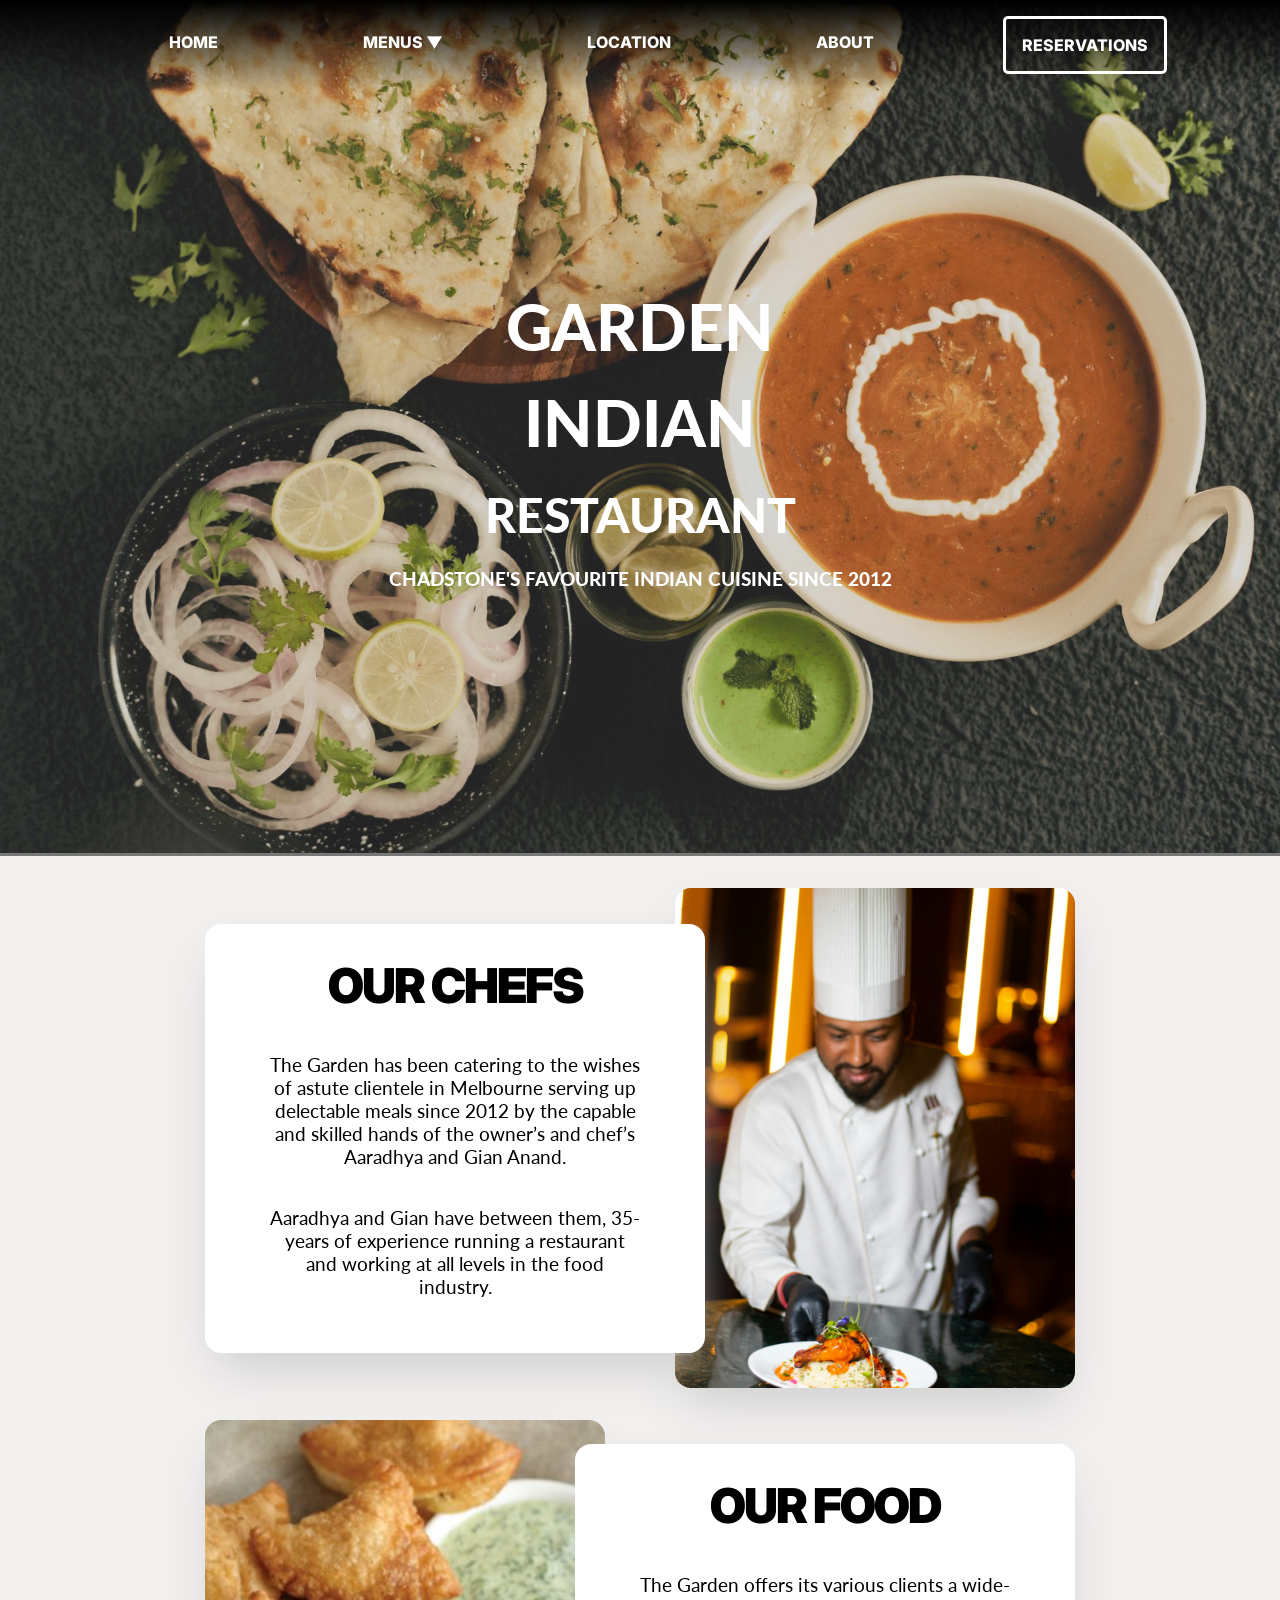
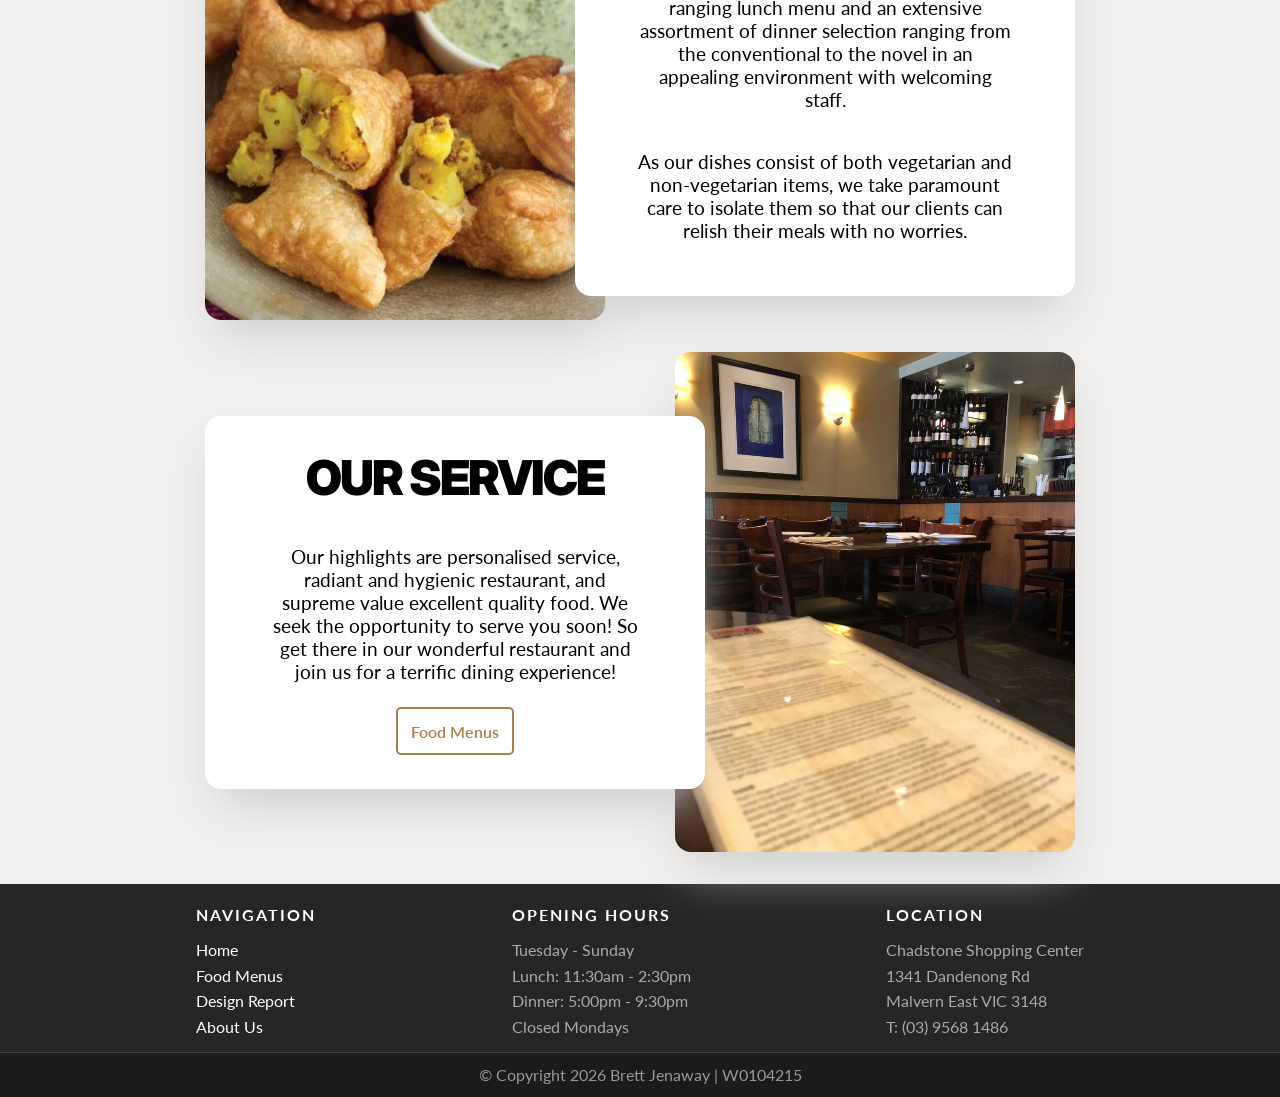
<file: about.html>
<!-- 
    University of Southern Queensland
    CSC5740 Client-Side Web Technology
    Trimester 1, 2026

    Assignment 4: Project
 
    Student: Brett Jenaway
    Student No: W0104215

    Garden Indian Restaurant Website Design
-->

<!DOCTYPE html>

<html>


<head>
    <meta charset="UTF-8">
    <meta name="viewport" content="width=device-width, initial-scale=1.0">
    <link rel="stylesheet" href="css/stylesheet.css">
    <link rel="stylesheet" href="css/responsive.css">
    <link rel="icon" type="image/x-icon" href="images/TheGardenIcon.png">
    <!-- Google Fonts Embed Code -->

    <link rel="stylesheet" href="https://fonts.googleapis.com/css?family=Kristi">
    <link rel="preconnect" href="https://fonts.googleapis.com">
    <link rel="preconnect" href="https://fonts.gstatic.com" crossorigin>
    <link
        href="https://fonts.googleapis.com/css2?family=Inter:ital,opsz,wght@0,14..32,100..900;1,14..32,100..900&family=Lato:ital,wght@0,100;0,300;0,400;0,700;0,900;1,100;1,300;1,400;1,700;1,900&display=swap"
        rel="stylesheet">
    <title>Garden Indian Restaurant</title>
</head>

<body>

    <nav>
        <a id="hamburger">
            ☰
        </a>
        <ul id="nav-menu">
            <li><a href="index.html">Home</a></li>
            <li class="dropdown"><a href="menu.html">Menus ▼</a>
                <ul class="submenu">
                    <li><a href="lunch.html">Lunch</a></li>
                    <li><a href="dinner.html">Dinner</a></li>
                    <li><a href="takeaway.html">Take-Away</a></li>
                </ul>
            </li>
            <li><a href="location.html">Location</a></li>
            <li><a href="about.html">About</a></li>
            <li><a href="reservations.html" class="menu-button">Reservations</a></li>
        </ul>
    </nav>
    <main>
        <section id="hero-image-section" class="transparent-bg">
            <img id="hero-image" src="images/the-garden-hero-image.jpg"
                alt="An appetizing Indian meal featuring naan, creamy curry, and fresh condiments">
            <!-- Image credit: Dhiraj Jain 
         Used under free license from Pexels.com
         https://www.pexels.com/photo/top-view-of-an-indian-dish-with-onions-and-flatbread-on-the-side-12737918/
         -->
            <section id="logo-name" class="centered">
                <h1>GARDEN</h1>
                <h1>INDIAN</h1>
                <h2>RESTAURANT</h2>
                <p>CHADSTONE'S FAVOURITE INDIAN CUISINE SINCE 2012</p>
            </section>
        </section>
        <section class="main-text">
            <section class="card">

                <span class="card-text-about card-right">

                    <h2 class="card-heading-regular">Our Chefs</h2>
                    <p>
                        The Garden has been catering to the wishes of astute clientele in Melbourne serving up
                        delectable meals since 2012 by the capable and skilled hands of the owner’s and chef’s Aaradhya
                        and Gian Anand.
                    </p>
                    <p>
                        Aaradhya and Gian have between them, 35-years of experience running a restaurant and working at
                        all levels in the food industry.
                    </p>
                </span>
                <img src="images/the-garden-chef.jpg" alt="Chef preparing Indian cuisine at Garden Indian Restaurant">
                <!-- Image credit: Shubham Howal 
                Used under free license from Pexels.com
                https://www.pexels.com/photo/elegant-indian-tandoori-chicken-with-gourmet-plating-31860145/
                -->
            </section>
            <section class="card">
                <img src="images/vegetable-samosas.jpg" alt="Plate of crispy vegetable samosas">
                <span class="card-text-about card-left">
                    <h2 class="card-heading-regular">Our Food</h2>
                    <p>
                        The Garden offers its various clients a wide-ranging lunch menu and an extensive assortment of
                        dinner selection ranging from the conventional to the novel in an appealing environment with
                        welcoming staff.
                    </p>
                    <p>
                        As our dishes consist of both vegetarian and non-vegetarian items, we take
                        paramount care to isolate them so that our clients can relish their meals with no worries.
                    </p>
                </span>
            </section>
            <section class="card">

                <span class="card-text-about card-right about-third">
                    <h2 class="card-heading-regular">Our Service</h2>
                    <p>
                        Our highlights are personalised service, radiant and hygienic restaurant, and supreme value
                        excellent quality food. We seek the opportunity to serve you soon! So get there in our wonderful
                        restaurant and join us for a terrific dining experience!
                    </p>
                    <a href="menu.html" class="page-button">Food Menus</a>
                </span>
                <img src="images/TheGarden4.jpg" alt="Customers dining inside Garden Indian Restaurant">
            </section>
        </section>
    </main>

    <!-- Footer: bottom navigation links and contact details -->
    <footer>
        <section id="footer-nav">
            <aside id="footer-menu-1">
                <h4>Navigation</h4>
                <ul>
                    <li><a href="index.html">Home</a></li>
                    <li><a href="menu.html">Food Menus</a></li>
                    <li><a href="report.html">Design Report</a></li>
                    <li><a href="about.html">About Us</a></li>
                </ul>
            </aside>
            <aside id="footer-menu-2">
                <h4>Opening Hours</h4>
                <ul>
                    <li>Tuesday - Sunday</li>
                    <li>Lunch: 11:30am - 2:30pm</li>
                    <li>Dinner: 5:00pm - 9:30pm</li>
                    <li>Closed Mondays</li>
                </ul>
            </aside>
            <aside id="footer-menu-3">
                <h4>Location</h4>
                <ul>
                    <li>Chadstone Shopping Center</li>
                    <li>1341 Dandenong Rd</li>
                    <li>Malvern East VIC 3148</li>
                    <li>T: (03) 9568 1486</li>
                </ul>
                <p></p>
                <p></p>
                <p></p>
            </aside>
        </section>
        <section id="footer-copyright">
            <p>© Copyright 2026 Brett Jenaway | W0104215 </p>
        </section>

    </footer>
    <script src="js/script.js"></script>
</body>

</html>
</file>
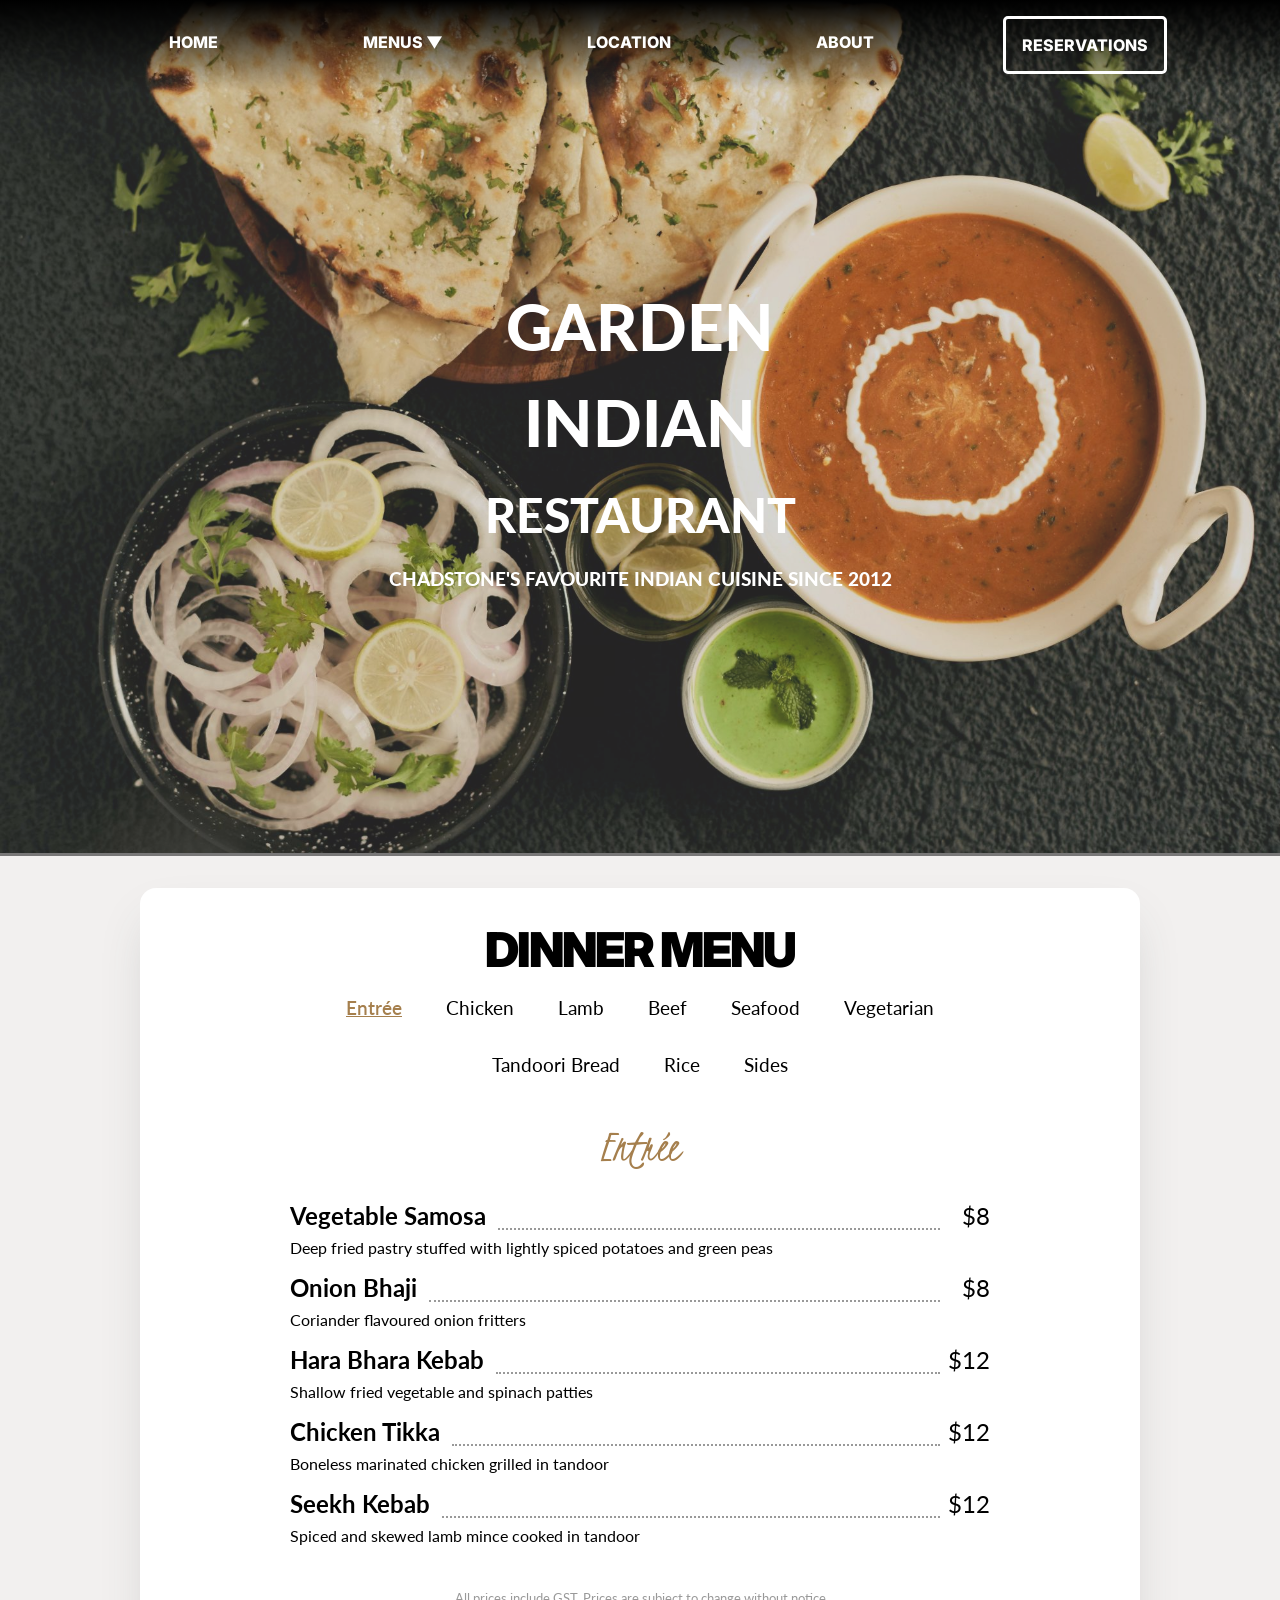
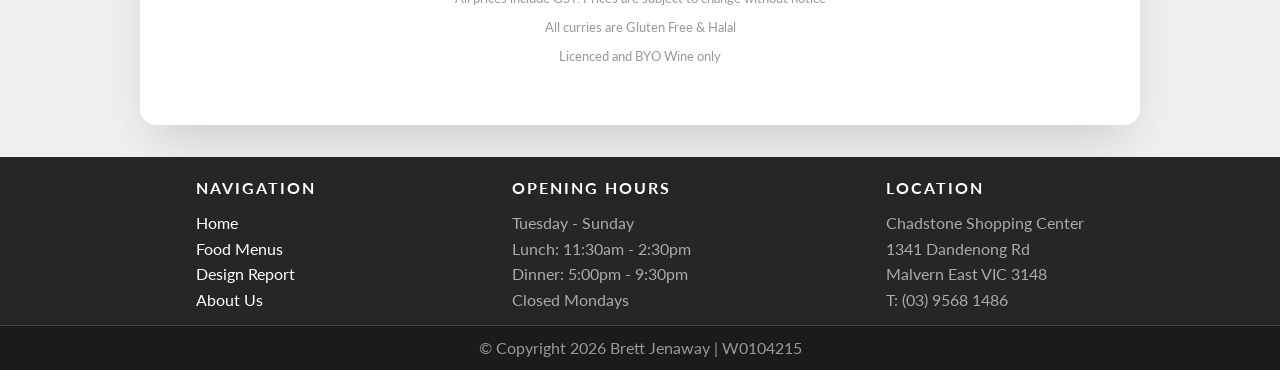
<file: dinner.html>
<!-- 
    University of Southern Queensland
    CSC5740 Client-Side Web Technology
    Trimester 1, 2026

    Assignment 4: Project
 
    Student: Brett Jenaway
    Student No: W0104215

    Garden Indian Restaurant Website Design
-->

<!DOCTYPE html>

<html>


<head>
    <meta charset="UTF-8">
    <meta name="viewport" content="width=device-width, initial-scale=1.0">
    <link rel="stylesheet" href="css/stylesheet.css">
    <link rel="stylesheet" href="css/responsive.css">
    <link rel="icon" type="image/x-icon" href="images/TheGardenIcon.png">
    <!-- Google Fonts Embed Code -->

    <link rel="stylesheet" href="https://fonts.googleapis.com/css?family=Kristi">
    <link rel="preconnect" href="https://fonts.googleapis.com">
    <link rel="preconnect" href="https://fonts.gstatic.com" crossorigin>
    <link
        href="https://fonts.googleapis.com/css2?family=Inter:ital,opsz,wght@0,14..32,100..900;1,14..32,100..900&family=Lato:ital,wght@0,100;0,300;0,400;0,700;0,900;1,100;1,300;1,400;1,700;1,900&display=swap"
        rel="stylesheet">
    <title>Garden Indian Restaurant</title>
</head>

<body>

    <nav>
        <a id="hamburger">
            ☰
        </a>
        <ul id="nav-menu">
            <li><a href="index.html">Home</a></li>
            <li class="dropdown"><a href="menu.html">Menus ▼</a>
                <ul class="submenu">
                    <li><a href="lunch.html">Lunch</a></li>
                    <li><a href="dinner.html">Dinner</a></li>
                    <li><a href="takeaway.html">Take-Away</a></li>
                </ul>
            </li>
            <li><a href="location.html">Location</a></li>
            <li><a href="about.html">About</a></li>
            <li><a href="reservations.html" class="menu-button">Reservations</a></li>
        </ul>
    </nav>
    <main>
        <section id="hero-image-section" class="transparent-bg">
            <img id="hero-image" src="images/the-garden-hero-image.jpg"
                alt="An appetizing Indian meal featuring naan, creamy curry, and fresh condiments">
            <!-- Image credit: Dhiraj Jain 
         Used under free license from Pexels.com
         https://www.pexels.com/photo/top-view-of-an-indian-dish-with-onions-and-flatbread-on-the-side-12737918/
         -->
            <section id="logo-name" class="centered">
                <h1>GARDEN</h1>
                <h1>INDIAN</h1>
                <h2>RESTAURANT</h2>
                <p>CHADSTONE'S FAVOURITE INDIAN CUISINE SINCE 2012</p>
            </section>
        </section>
        <section class="main-text">
            <section class="food-menu">
                <!-- <h2 class="card-heading-italic">$15 Special</h2> -->
                <h2 class="card-heading-regular">Dinner Menu</h2>
                <ul id="menu-nav">
                    <li><button type="button" class="food-menu-button active" data-menu="menu-entree">Entrée</button>
                    </li>
                    <li><button type="button" class="food-menu-button" data-menu="menu-chicken">Chicken</button></li>
                    <li><button type="button" class="food-menu-button" data-menu="menu-lamb">Lamb</button></li>
                    <li><button type="button" class="food-menu-button" data-menu="menu-beef">Beef</button></li>
                    <li><button type="button" class="food-menu-button" data-menu="menu-seafood">Seafood</button></li>
                    <li><button type="button" class="food-menu-button" data-menu="menu-vegetarian">Vegetarian</button>
                    </li>
                    <li><button type="button" class="food-menu-button" data-menu="menu-tandoori-bread">Tandoori
                            Bread</button></li>
                    <li><button type="button" class="food-menu-button" data-menu="menu-rice">Rice</button></li>
                    <li><button type="button" class="food-menu-button" data-menu="menu-sides">Sides</button></li>
                </ul>
                <article id="menu-entree" class="menu-section">
                    <h3>Entrée</h3>
                    <section class="dish">
                        <h4 class="dish-name">Vegetable Samosa</h4>
                        <p class="dish-price">$8</p>
                        <p class="dish-description">Deep fried pastry stuffed with lightly spiced potatoes and green
                            peas</p>
                    </section>
                    <section class="dish">
                        <h4 class="dish-name">Onion Bhaji</h4>
                        <p class="dish-price">$8</p>
                        <p class="dish-description">Coriander flavoured onion fritters</p>
                    </section>
                    <section class="dish">
                        <h4 class="dish-name">Hara Bhara Kebab</h4>
                        <p class="dish-price">$12</p>
                        <p class="dish-description">Shallow fried vegetable and spinach patties</p>
                    </section>
                    <section class="dish">
                        <h4 class="dish-name">Chicken Tikka </h4>
                        <p class="dish-price">$12</p>
                        <p class="dish-description">Boneless marinated chicken grilled in tandoor</p>
                    </section>
                    <section class="dish">
                        <h4 class="dish-name">Seekh Kebab</h4>
                        <p class="dish-price">$12</p>
                        <p class="dish-description">Spiced and skewed lamb mince cooked in tandoor</p>
                    </section>
                </article>
                <article id="menu-chicken" class="menu-section hidden">
                    <h3>Chicken</h3>
                    <section class="dish">
                        <h4 class="dish-name">Chicken Tikka Masala <span class="spice-medium">🌶🌶</span></h4>
                        <p class="dish-price">$20</p>
                        <p class="dish-description">Unique combination of spices cooked with onion, capsicum and tomato
                        </p>
                    </section>
                    <section class="dish">
                        <h4 class="dish-name">Chicken Balti <span class="spice-medium">🌶🌶</span></h4>
                        <p class="dish-price">$20</p>
                        <p class="dish-description">Boneless chicken cooked in medium spiced sauce with onion, capsicum
                            and tomato
                        </p>
                    </section>
                    <section class="dish">
                        <h4 class="dish-name">Chicken Korma <span class="spice-mild">🌶</span></h4>
                        <p class="dish-price">$20</p>
                        <p class="dish-description">Chicken cooked in creamy cashew nut gravy
                        </p>
                    </section>
                    <section class="dish">
                        <h4 class="dish-name">Kadai Chicken <span class="spice-medium">🌶🌶</span></h4>
                        <p class="dish-price">$20</p>
                        <p class="dish-description">Chicken cooked in kadai gravy
                        </p>
                    </section>
                    <section class="dish">
                        <h4 class="dish-name">Chicken Vindaloo <span class="spice-hot">🌶🌶🌶</span>
                        </h4>
                        <p class="dish-price">$20</p>
                        <p class="dish-description">Spicy curry prepared in goan style
                        </p>
                    </section>
                    <section class="dish">
                        <h4 class="dish-name">Mysore Chicken <span class="spice-hot">🌶🌶🌶</span>
                        </h4>
                        <p class="dish-price">$20</p>
                        <p class="dish-description"> Chicken cooked with fresh chillies in coconut creamy sauce
                        </p>
                    </section>
                    <section id="spice-level">
                        <span class="spice-mild">🌶</span> = Mild &emsp;
                        <span class="spice-medium">🌶🌶</span> = Medium &emsp;
                        <span class="spice-hot">🌶🌶🌶</span> = Hot
                    </section>
                </article>
                <article id="menu-lamb" class="menu-section hidden">
                    <h3>Lamb</h3>
                    <section class="dish">
                        <h4 class="dish-name">Lamb Rogan Josh <span class="spice-medium">🌶🌶</span></h4>
                        <p class="dish-price">$20</p>
                        <p class="dish-description"> Lamb cooked in traditional north Indian style
                        </p>
                    </section>
                    <section class="dish">
                        <h4 class="dish-name">Lamb Korma <span class="spice-mild">🌶</span></h4>
                        <p class="dish-price">$20</p>
                        <p class="dish-description">Blend of creamy cashew nut gravy cooked with lamb
                        </p>
                    </section>
                    <section class="dish">
                        <h4 class="dish-name">Lamb Madras <span class="spice-medium">🌶🌶</span></h4>
                        <p class="dish-price">$20</p>
                        <p class="dish-description">Creamy coconut based delicacy cooked to perfection
                        </p>
                    </section>
                    <section class="dish">
                        <h4 class="dish-name">Saag Lamb <span class="spice-mild">🌶</span>-<span
                                class="spice-medium">🌶🌶</span></h4>
                        <p class="dish-price">$20</p>
                        <p class="dish-description">Diced lamb cooked with spinach sauce
                        </p>
                    </section>
                    <section class="dish">
                        <h4 class="dish-name">Lamb Masala <span class="spice-medium">🌶🌶</span>
                        </h4>
                        <p class="dish-price">$20</p>
                        <p class="dish-description">Lamb cooked in onion, tomato masala gravy
                        </p>
                    </section>
                    <section class="dish">
                        <h4 class="dish-name">Lamb Vindaloo <span class="spice-hot">🌶🌶🌶</span>
                        </h4>
                        <p class="dish-price">$20</p>
                        <p class="dish-description"> Spicy lamb curry prepared in Goan style
                        </p>
                    </section>
                    <section id="spice-level">
                        <span class="spice-mild">🌶</span> = Mild &emsp;
                        <span class="spice-medium">🌶🌶</span> = Medium &emsp;
                        <span class="spice-hot">🌶🌶🌶</span> = Hot
                    </section>
                </article>
                <article id="menu-beef" class="menu-section hidden">
                    <h3>Beef</h3>
                    <section class="dish">
                        <h4 class="dish-name">Beef Rogan Josh <span class="spice-medium">🌶🌶</span></h4>
                        <p class="dish-price">$20</p>
                        <p class="dish-description"> Diced beef cooked in traditional north Indian style
                        </p>
                    </section>
                    <section class="dish">
                        <h4 class="dish-name">Beef Masala <span class="spice-medium">🌶🌶</span></h4>
                        <p class="dish-price">$20</p>
                        <p class="dish-description">Meat cooked with onion, tomato, capsicum in masala gravy
                        </p>
                    </section>
                    <section class="dish">
                        <h4 class="dish-name">Beef Korma <span class="spice-mild">🌶</span></h4>
                        <p class="dish-price">$20</p>
                        <p class="dish-description"> Diced beef cooked in creamy cashew nut gravy
                        </p>
                    </section>
                    <section class="dish">
                        <h4 class="dish-name">Beef Madras <span class="spice-mild">🌶</span>-<span
                                class="spice-medium">🌶🌶</span></h4>
                        <p class="dish-price">$20</p>
                        <p class="dish-description">Combination of creamy coconut sauce cooked to perfection
                        </p>
                    </section>
                    <section class="dish">
                        <h4 class="dish-name">Beef Vindaloo <span class="spice-hot">🌶🌶🌶</span>
                        </h4>
                        <p class="dish-price">$20</p>
                        <p class="dish-description">Lamb cooked in onion, tomato masala gravy
                        </p>
                    </section>
                    <section class="dish">
                        <h4 class="dish-name">Beef Pepper Fry <span class="spice-hot">🌶🌶🌶</span>
                        </h4>
                        <p class="dish-price">$20</p>
                        <p class="dish-description">Spicy beef curry cooked with black pepper
                        </p>
                    </section>
                    <section id="spice-level">
                        <span class="spice-mild">🌶</span> = Mild &emsp;
                        <span class="spice-medium">🌶🌶</span> = Medium &emsp;
                        <span class="spice-hot">🌶🌶🌶</span> = Hot
                    </section>
                </article>
                <article id="menu-seafood" class="menu-section hidden">
                    <h3>Seafood</h3>
                    <section class="dish">
                        <h4 class="dish-name">Prawn Malabari <span class="spice-mild">🌶</span></h4>
                        <p class="dish-price">$22</p>
                        <p class="dish-description"> Prawn cooked with onion, capsicum in coconut gravy
                        </p>
                    </section>
                    <section class="dish">
                        <h4 class="dish-name">Prawn / Fish Masala <span class="spice-medium">🌶🌶</span></h4>
                        <p class="dish-price">$22</p>
                        <p class="dish-description">Combination of spices cooked with onion, tomato and capsicum
                        </p>
                    </section>
                    <section class="dish">
                        <h4 class="dish-name">Prawn Vindaloo <span class="spice-hot">🌶🌶🌶</span></h4>
                        <p class="dish-price">$22</p>
                        <p class="dish-description"> Spicy curry cooked in Goan style
                        </p>
                    </section>
                    <section class="dish">
                        <h4 class="dish-name">Butter Prawn <span class="spice-mild">🌶</span></h4>
                        <p class="dish-price">$22</p>
                        <p class="dish-description">Blend of creamy tomato gravy with prawn
                        </p>
                    </section>
                    <section class="dish">
                        <h4 class="dish-name">Goan Fish Curry <span class="spice-mild">🌶</span>
                        </h4>
                        <p class="dish-price">$22</p>
                        <p class="dish-description">Fish cooked with creamy coconut gravy
                        </p>
                    </section>
                    <section id="spice-level">
                        <span class="spice-mild">🌶</span> = Mild &emsp;
                        <span class="spice-medium">🌶🌶</span> = Medium &emsp;
                        <span class="spice-hot">🌶🌶🌶</span> = Hot
                    </section>
                </article>
                <article id="menu-vegetarian" class="menu-section hidden">
                    <h3>Vegetarian</h3>
                    <section class="dish">
                        <h4 class="dish-name">Butter Paneer <span class="spice-mild">🌶</span></h4>
                        <p class="dish-price">$17</p>
                        <p class="dish-description">Indian cottage cheese cooked in creamy tomato gravy
                        </p>
                    </section>
                    <section class="dish">
                        <h4 class="dish-name">Paneer Tikka Masala <span class="spice-medium">🌶🌶</span></h4>
                        <p class="dish-price">$17</p>
                        <p class="dish-description">Cottage cheese with onion, tomato, capsicum and spiced gravy
                        </p>
                    </section>
                    <section class="dish">
                        <h4 class="dish-name">Kadai Paneer <span class="spice-medium">🌶🌶</span></h4>
                        <p class="dish-price">$17</p>
                        <p class="dish-description">Cottage cheese cooked in kadai Gravy</p>
                    </section>
                    <section class="dish">
                        <h4 class="dish-name">Paneer Bhurji <span class="spice-medium">🌶🌶</span></h4>
                        <p class="dish-price">$17</p>
                        <p class="dish-description">Gratted Cottage cheese cooked with onion, capsicum in tomato sauce
                        </p>
                    </section>
                    <section class="dish">
                        <h4 class="dish-name">Palak Paneer <span class="spice-mild">🌶</span>-<span
                                class="spice-medium">🌶🌶</span>
                        </h4>
                        <p class="dish-price">$17</p>
                        <p class="dish-description">Cottage cheese cooked in mild spiced spinach sauce
                        </p>
                    </section>
                    <section class="dish">
                        <h4 class="dish-name">Achari Paneer <span class="spice-medium">🌶🌶</span></h4>
                        <p class="dish-price">$17</p>
                        <p class="dish-description">Cottage cheese cooked in pickle sauce
                        </p>
                    </section>
                    <section class="dish">
                        <h4 class="dish-name">Vegetable Korma <span class="spice-mild">🌶</span></h4>
                        <p class="dish-price">$17</p>
                        <p class="dish-description"> Mix vegetable cooked in creamy cashew nut gravy
                        </p>
                    </section>
                    <section class="dish">
                        <h4 class="dish-name">Mix Vegetable <span class="spice-medium">🌶🌶</span></h4>
                        <p class="dish-price">$17</p>
                        <p class="dish-description"> Fresh vegetable cooked in medium spiced gravy
                        </p>
                    </section>
                    <section class="dish">
                        <h4 class="dish-name">Vegetable Madras <span class="spice-mild">🌶</span>-<span
                                class="spice-medium">🌶🌶</span>
                        </h4>
                        <p class="dish-price">$17</p>
                        <p class="dish-description">Creamy coconut based delicacy cooked to perfection
                        </p>
                    </section>
                    <section class="dish">
                        <h4 class="dish-name">Vegetable Jalfrezi <span class="spice-medium">🌶🌶</span></h4>
                        <p class="dish-price">$17</p>
                        <p class="dish-description">Fresh vegetable cooked in tomato gravy
                        </p>
                    </section>
                    <section class="dish">
                        <h4 class="dish-name">Chole Masala/Chole Palak <span class="spice-medium">🌶🌶</span></h4>
                        <p class="dish-price">$17</p>
                        <p class="dish-description">Chickpeas cooked in onion tomato gravy or spinach sauce
                        </p>
                    </section>
                    <section class="dish">
                        <h4 class="dish-name">Malai Kofta <span class="spice-mild">🌶</span></h4>
                        <p class="dish-price">$17</p>
                        <p class="dish-description">Mashed potato, dry fruit and cottage cheese dumpling cooked in rich
                            cashew nut gravy
                        </p>
                    </section>
                    <section class="dish">
                        <h4 class="dish-name">Aloo Gobi / Aloo Mutter <span class="spice-medium">🌶🌶</span></h4>
                        <p class="dish-price">$17</p>
                        <p class="dish-description">Potatoes cooked with cauliflower or green peas in spiced sauce
                        </p>
                    </section>
                    <section class="dish">
                        <h4 class="dish-name">Saag Aloo <span class="spice-mild">🌶</span></h4>
                        <p class="dish-price">$17</p>
                        <p class="dish-description">Potatoes cooked in mild spiced spinach sauce
                        </p>
                    </section>
                    <section class="dish">
                        <h4 class="dish-name">Bombay Potatoes Dry <span class="spice-mild">🌶</span></h4>
                        <p class="dish-price">$17</p>
                        <p class="dish-description">Potatoes tempered with cumin seed, curry leaves and coriander
                        </p>
                    </section>
                    <section class="dish">
                        <h4 class="dish-name">Dal Tadka <span class="spice-mild">🌶</span>-<span
                                class="spice-medium">🌶🌶</span>
                        </h4>
                        <p class="dish-price">$17</p>
                        <p class="dish-description">Yellow split lentil tempered with garlic, tomato and onion
                        </p>
                    </section>
                    <section class="dish">
                        <h4 class="dish-name">Dal Makhani <span class="spice-medium">🌶🌶</span></h4>
                        <p class="dish-price">$17</p>
                        <p class="dish-description">Black lentil & kidney beans cooked with tomato, cream and butter
                        </p>
                    </section>
                    <section id="spice-level">
                        <span class="spice-mild">🌶</span> = Mild &emsp;
                        <span class="spice-medium">🌶🌶</span> = Medium &emsp;
                        <span class="spice-hot">🌶🌶🌶</span> = Hot
                    </section>
                </article>
                <article id="menu-tandoori-bread" class="menu-section hidden">
                    <h3>Tandoori Bread</h3>
                    <section class="dish">
                        <h4 class="dish-name">Plain Naan</h4>
                        <p class="dish-price">$3</p>
                        <p class="dish-description"> Leavened refined flour bread</p>
                    </section>
                    <section class="dish">
                        <h4 class="dish-name">Garlic Naan</h4>
                        <p class="dish-price">$4</p>
                        <p class="dish-description">Garlic flavoured Naan</p>
                    </section>
                    <section class="dish">
                        <h4 class="dish-name">Cheese Naan</h4>
                        <p class="dish-price">$5</p>
                        <p class="dish-description">Naan stuffed with cheese</p>
                    </section>
                    <section class="dish">
                        <h4 class="dish-name">Cheese & Garlic Naan</h4>
                        <p class="dish-price">$6</p>
                        <p class="dish-description"> Naan stuffed with cheese and smeared with garlic</p>
                    </section>
                    <section class="dish">
                        <h4 class="dish-name">Peshawari Naan</h4>
                        <p class="dish-price">$5</p>
                        <p class="dish-description"> Naan stuffed with Nuts and Dry fruits</p>
                    </section>
                    <section class="dish">
                        <h4 class="dish-name">Aloo Naan</h4>
                        <p class="dish-price">$5</p>
                        <p class="dish-description">Naan stuffed with spiced mashed potatoes</p>
                    </section>
                    <section class="dish">
                        <h4 class="dish-name">Kheema Naan / Paneer Naan</h4>
                        <p class="dish-price">$5</p>
                        <p class="dish-description">Naan stuffed with spiced lamb mince or spiced cottage cheese</p>
                    </section>
                    <section class="dish">
                        <h4 class="dish-name">Chilli Naan</h4>
                        <p class="dish-price">$4</p>
                    </section>
                    <section class="dish">
                        <h4 class="dish-name">Spinach Naan</h4>
                        <p class="dish-price">$4</p>
                    </section>
                    <section class="dish">
                        <h4 class="dish-name">Cheese & Chilli Naan</h4>
                        <p class="dish-price">$5</p>
                    </section>
                    <section class="dish">
                        <h4 class="dish-name">Cheese & Spinach Naan</h4>
                        <p class="dish-price">$5</p>
                    </section>
                    <section class="dish">
                        <h4 class="dish-name">Roti</h4>
                        <p class="dish-price">$3</p>
                        <p class="dish-description">Wholemeal bread</p>
                    </section>
                    <section class="dish">
                        <h4 class="dish-name">Paratha</h4>
                        <p class="dish-price">$3</p>
                        <p class="dish-description">Flaky wholemeal bread</p>
                    </section>
                </article>
                <article id="menu-rice" class="menu-section hidden">
                    <h3>Rice</h3>
                    <section class="dish">
                        <h4 class="dish-name">Steamed Rice</h4>
                        <p class="dish-price">$3</p>
                    </section>
                    <section class="dish">
                        <h4 class="dish-name">Saffron Rice</h4>
                        <p class="dish-price">$6</p>
                    </section>
                    <section class="dish">
                        <h4 class="dish-name">Coconut Rice</h4>
                        <p class="dish-price">$6</p>
                    </section>
                    <section class="dish">
                        <h4 class="dish-name">Jeera Peas Rice</h4>
                        <p class="dish-price">$6</p>
                    </section>
                    <section class="dish">
                        <h4 class="dish-name">Biryani Rice</h4>
                        <p class="dish-price">$6</p>
                    </section>
                </article>
                <article id="menu-sides" class="menu-section hidden">
                    <h3>Sides</h3>
                    <section class="dish">
                        <h4 class="dish-name">Papadams</h4>
                        <p class="dish-price">$3</p>
                    </section>
                    <section class="dish">
                        <h4 class="dish-name">Cucumber Raita</h4>
                        <p class="dish-price">$3</p>
                    </section>
                    <section class="dish">
                        <h4 class="dish-name">Sweet Mango Chutney</h4>
                        <p class="dish-price">$3</p>
                    </section>
                    <section class="dish">
                        <h4 class="dish-name">Mint Sauce</h4>
                        <p class="dish-price">$3</p>
                    </section>
                    <section class="dish">
                        <h4 class="dish-name">Pickles</h4>
                        <p class="dish-price">$3</p>
                    </section>
                </article>
                <section class="menu-notes">
                    <p>All prices include GST. Prices are subject to change without notice</p>
                    <p>All curries are Gluten Free & Halal</p>
                    <p>Licenced and BYO Wine only</p>
                </section>
            </section>
        </section>
    </main>

    <!-- Footer: bottom navigation links and contact details -->
    <footer>
        <section id="footer-nav">
            <aside id="footer-menu-1">
                <h4>Navigation</h4>
                <ul>
                    <li><a href="index.html">Home</a></li>
                    <li><a href="menu.html">Food Menus</a></li>
                    <li><a href="report.html">Design Report</a></li>
                    <li><a href="about.html">About Us</a></li>
                </ul>
            </aside>
            <aside id="footer-menu-2">
                <h4>Opening Hours</h4>
                <ul>
                    <li>Tuesday - Sunday</li>
                    <li>Lunch: 11:30am - 2:30pm</li>
                    <li>Dinner: 5:00pm - 9:30pm</li>
                    <li>Closed Mondays</li>
                </ul>
            </aside>
            <aside id="footer-menu-3">
                <h4>Location</h4>
                <ul>
                    <li>Chadstone Shopping Center</li>
                    <li>1341 Dandenong Rd</li>
                    <li>Malvern East VIC 3148</li>
                    <li>T: (03) 9568 1486</li>
                </ul>
                <p></p>
                <p></p>
                <p></p>
            </aside>
        </section>
        <section id="footer-copyright">
            <p>© Copyright 2026 Brett Jenaway | W0104215 </p>
        </section>

    </footer>
    <script src="js/script.js"></script>
</body>

</html>
</file>
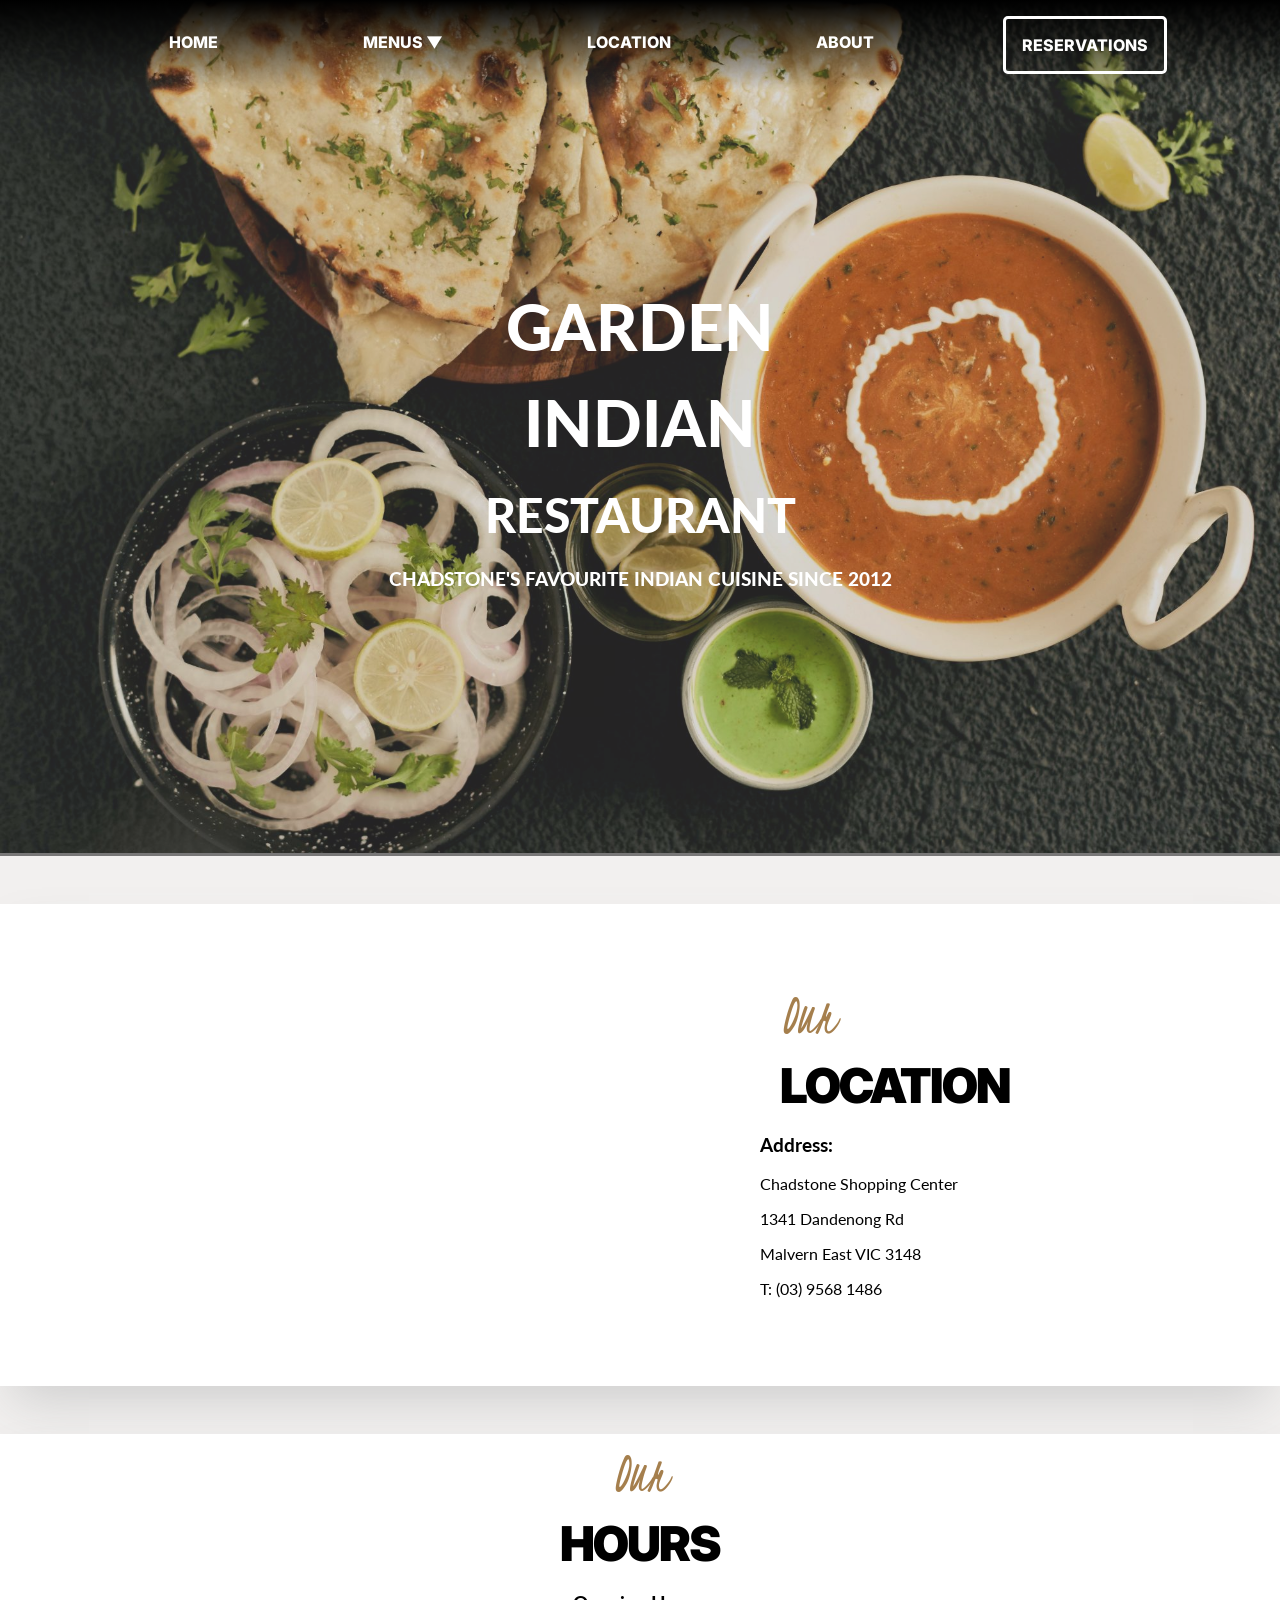
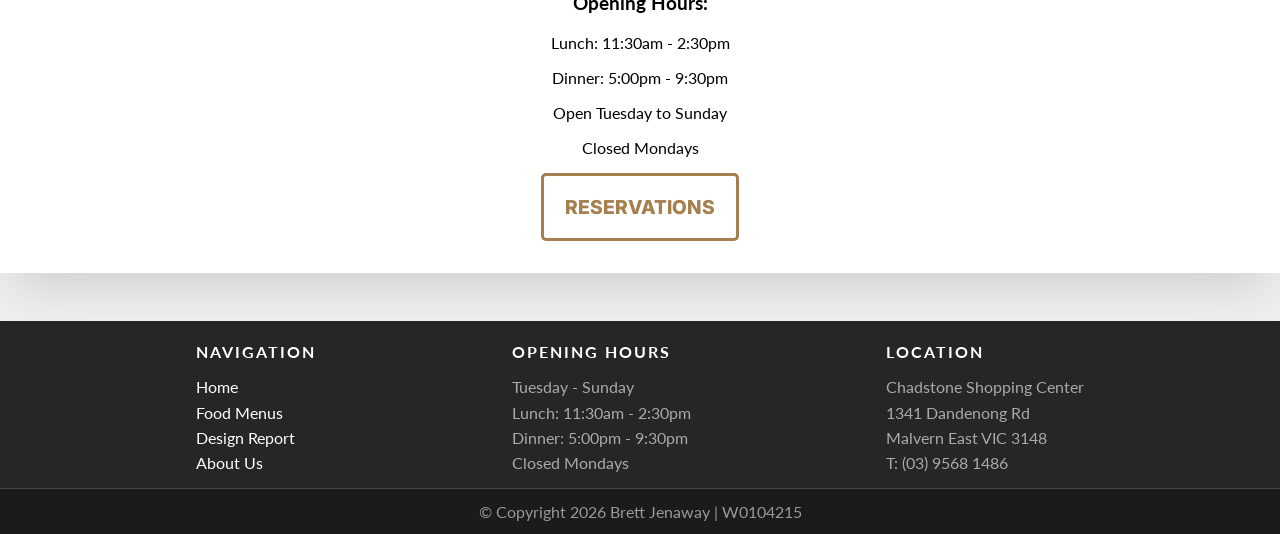
<file: location.html>
<!-- 
    University of Southern Queensland
    CSC5740 Client-Side Web Technology
    Trimester 1, 2026

    Assignment 4: Project
 
    Student: Brett Jenaway
    Student No: W0104215

    Garden Indian Restaurant Website Design
-->

<!DOCTYPE html>

<html>


<head>
    <meta charset="UTF-8">
    <meta name="viewport" content="width=device-width, initial-scale=1.0">
    <link rel="stylesheet" href="css/stylesheet.css">
    <link rel="stylesheet" href="css/responsive.css">
    <link rel="icon" type="image/x-icon" href="images/TheGardenIcon.png">
    <!-- Google Fonts Embed Code -->

    <link rel="stylesheet" href="https://fonts.googleapis.com/css?family=Kristi">
    <link rel="preconnect" href="https://fonts.googleapis.com">
    <link rel="preconnect" href="https://fonts.gstatic.com" crossorigin>
    <link
        href="https://fonts.googleapis.com/css2?family=Inter:ital,opsz,wght@0,14..32,100..900;1,14..32,100..900&family=Lato:ital,wght@0,100;0,300;0,400;0,700;0,900;1,100;1,300;1,400;1,700;1,900&display=swap"
        rel="stylesheet">
    <title>Garden Indian Restaurant</title>
</head>

<body>

    <nav>
        <a id="hamburger">
            ☰
        </a>
        <ul id="nav-menu">
            <li><a href="index.html">Home</a></li>
            <li class="dropdown"><a href="menu.html">Menus ▼</a>
                <ul class="submenu">
                    <li><a href="lunch.html">Lunch</a></li>
                    <li><a href="dinner.html">Dinner</a></li>
                    <li><a href="takeaway.html">Take-Away</a></li>
                </ul>
            </li>
            <li><a href="location.html">Location</a></li>
            <li><a href="about.html">About</a></li>
            <li><a href="reservations.html" class="menu-button">Reservations</a></li>
        </ul>
    </nav>
    <main>
        <section id="hero-image-section" class="transparent-bg">
            <img id="hero-image" src="images/the-garden-hero-image.jpg"
                alt="An appetizing Indian meal featuring naan, creamy curry, and fresh condiments">
            <!-- Image credit: Dhiraj Jain 
         Used under free license from Pexels.com
         https://www.pexels.com/photo/top-view-of-an-indian-dish-with-onions-and-flatbread-on-the-side-12737918/
         -->
            <section id="logo-name" class="centered">
                <h1>GARDEN</h1>
                <h1>INDIAN</h1>
                <h2>RESTAURANT</h2>
                <p>CHADSTONE'S FAVOURITE INDIAN CUISINE SINCE 2012</p>
            </section>
        </section>
        <section class="main-text">
            <section id="location">

                <section id="location-grid">
                    <iframe
                        src="https://www.google.com/maps/embed?pb=!1m18!1m12!1m3!1d3148.8219468945595!2d145.08000571232245!3d-37.88784647184009!2m3!1f0!2f0!3f0!3m2!1i1024!2i768!4f13.1!3m3!1m2!1s0x6ad66a66054c293f%3A0xf0456760532d460!2sChadstone%20Shopping%20Centre!5e0!3m2!1sen!2sau!4v1778373689656!5m2!1sen!2sau"
                        width="600" height="450" style="border:0;" allowfullscreen="" loading="lazy"
                        referrerpolicy="no-referrer-when-downgrade"></iframe>
                    <aside id="location-address">
                        <h2 class="card-heading-italic">Our</h2>
                        <h2 class="card-heading-regular">Location</h2>
                        <h3>Address:</h3>
                        <p>Chadstone Shopping Center</p>
                        <p>1341 Dandenong Rd</p>
                        <p>Malvern East VIC 3148</p>
                        <p>T: (03) 9568 1486</p>
                    </aside>
                </section>
            </section>


            <section id="location">
                <aside id="opening-hours">
                    <h2 class="card-heading-italic">Our</h2>
                    <h2 class="card-heading-regular">Hours</h2>
                    <h3>Opening Hours:</h3>
                    <p>Lunch: 11:30am - 2:30pm</p>
                    <p>Dinner: 5:00pm - 9:30pm</p>
                    <p>Open Tuesday to Sunday</p>
                    <p>Closed Mondays</p>
                    <a href="reservations.html" class="form-button">Reservations</a>
                </aside>
            </section>
    </main>

    <!-- Footer: bottom navigation links and contact details -->
    <footer>
        <section id="footer-nav">
            <aside id="footer-menu-1">
                <h4>Navigation</h4>
                <ul>
                    <li><a href="index.html">Home</a></li>
                    <li><a href="menu.html">Food Menus</a></li>
                    <li><a href="report.html">Design Report</a></li>
                    <li><a href="about.html">About Us</a></li>
                </ul>
            </aside>
            <aside id="footer-menu-2">
                <h4>Opening Hours</h4>
                <ul>
                    <li>Tuesday - Sunday</li>
                    <li>Lunch: 11:30am - 2:30pm</li>
                    <li>Dinner: 5:00pm - 9:30pm</li>
                    <li>Closed Mondays</li>
                </ul>
            </aside>
            <aside id="footer-menu-3">
                <h4>Location</h4>
                <ul>
                    <li>Chadstone Shopping Center</li>
                    <li>1341 Dandenong Rd</li>
                    <li>Malvern East VIC 3148</li>
                    <li>T: (03) 9568 1486</li>
                </ul>
                <p></p>
                <p></p>
                <p></p>
            </aside>
        </section>
        <section id="footer-copyright">
            <p>© Copyright 2026 Brett Jenaway | W0104215 </p>
        </section>

    </footer>
    <script src="js/script.js"></script>
</body>

</html>
</file>
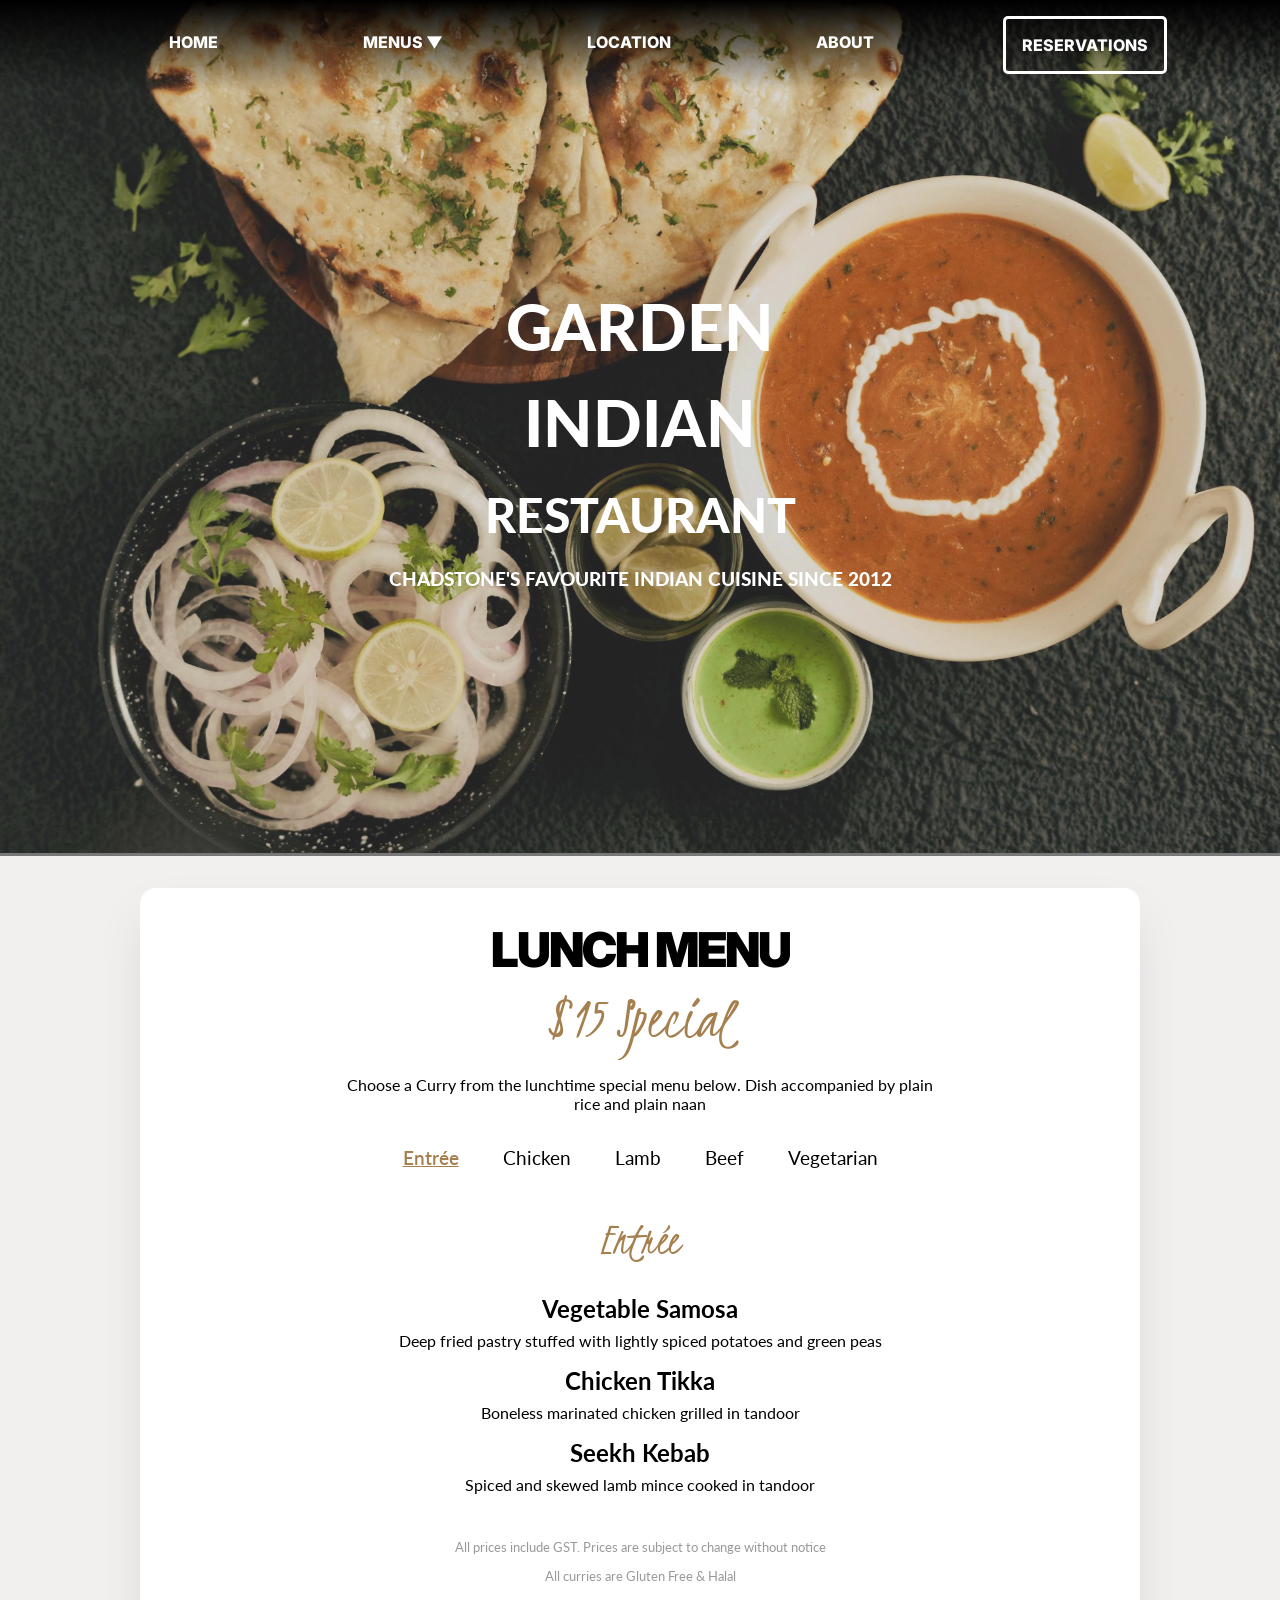
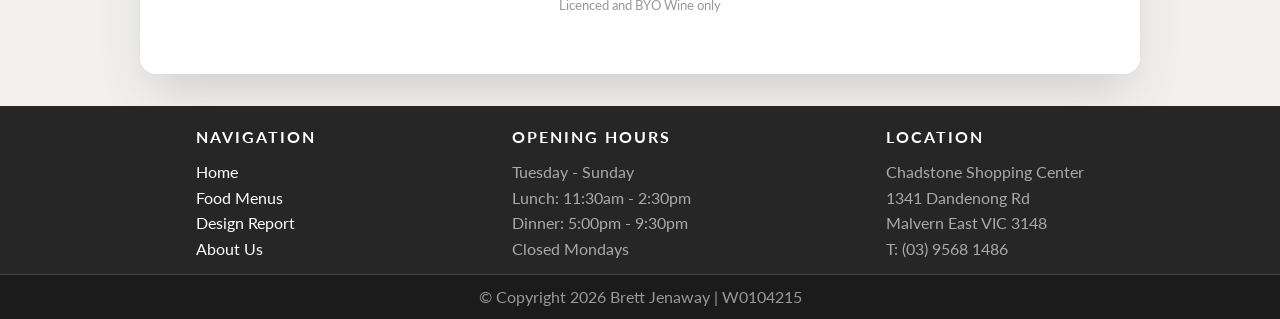
<file: lunch.html>
<!-- 
    University of Southern Queensland
    CSC5740 Client-Side Web Technology
    Trimester 1, 2026

    Assignment 4: Project
 
    Student: Brett Jenaway
    Student No: W0104215

    Garden Indian Restaurant Website Design
-->

<!DOCTYPE html>

<html>


<head>
    <meta charset="UTF-8">
    <meta name="viewport" content="width=device-width, initial-scale=1.0">
    <link rel="stylesheet" href="css/stylesheet.css">
    <link rel="stylesheet" href="css/responsive.css">
    <link rel="icon" type="image/x-icon" href="images/TheGardenIcon.png">
    <!-- Google Fonts Embed Code -->

    <link rel="stylesheet" href="https://fonts.googleapis.com/css?family=Kristi">
    <link rel="preconnect" href="https://fonts.googleapis.com">
    <link rel="preconnect" href="https://fonts.gstatic.com" crossorigin>
    <link
        href="https://fonts.googleapis.com/css2?family=Inter:ital,opsz,wght@0,14..32,100..900;1,14..32,100..900&family=Lato:ital,wght@0,100;0,300;0,400;0,700;0,900;1,100;1,300;1,400;1,700;1,900&display=swap"
        rel="stylesheet">
    <title>Garden Indian Restaurant</title>
</head>

<body>

    <nav>
        <a id="hamburger">
            ☰
        </a>
        <ul id="nav-menu">
            <li><a href="index.html">Home</a></li>
            <li class="dropdown"><a href="menu.html">Menus ▼</a>
                <ul class="submenu">
                    <li><a href="lunch.html">Lunch</a></li>
                    <li><a href="dinner.html">Dinner</a></li>
                    <li><a href="takeaway.html">Take-Away</a></li>
                </ul>
            </li>
            <li><a href="location.html">Location</a></li>
            <li><a href="about.html">About</a></li>
            <li><a href="reservations.html" class="menu-button">Reservations</a></li>
        </ul>
    </nav>
    <main>
        <section id="hero-image-section" class="transparent-bg">
            <img id="hero-image" src="images/the-garden-hero-image.jpg"
                alt="An appetizing Indian meal featuring naan, creamy curry, and fresh condiments">
            <!-- Image credit: Dhiraj Jain 
         Used under free license from Pexels.com
         https://www.pexels.com/photo/top-view-of-an-indian-dish-with-onions-and-flatbread-on-the-side-12737918/
         -->
            <section id="logo-name" class="centered">
                <h1>GARDEN</h1>
                <h1>INDIAN</h1>
                <h2>RESTAURANT</h2>
                <p>CHADSTONE'S FAVOURITE INDIAN CUISINE SINCE 2012</p>
            </section>
        </section>
        <section class="main-text">
            <section class="food-menu">

                <h2 class="card-heading-regular">Lunch Menu</h2>
                <h2 class="card-heading-italic">$15 Special</h2>
                <p class="card-description">Choose a Curry from the lunchtime special menu below. Dish accompanied by
                    plain rice and plain naan
                </p>
                <ul id="menu-nav">
                    <li><button type="button" class="food-menu-button active" data-menu="menu-entree">Entrée</button>
                    </li>
                    <li><button type="button" class="food-menu-button" data-menu="menu-chicken">Chicken</button></li>
                    <li><button type="button" class="food-menu-button" data-menu="menu-lamb">Lamb</button></li>
                    <li><button type="button" class="food-menu-button" data-menu="menu-beef">Beef</button></li>
                    <li><button type="button" class="food-menu-button" data-menu="menu-vegetarian">Vegetarian</button>
                    </li>
                </ul>
                <article id="menu-entree" class="menu-section">
                    <h3>Entrée</h3>
                    <section class="dish lunch">
                        <h4 class="dish-name lunch">Vegetable Samosa</h4>
                        <p class="dish-description lunch">Deep fried pastry stuffed with lightly spiced potatoes and
                            green
                            peas</p>
                    </section>
                    <section class="dish lunch">
                        <h4 class="dish-name lunch">Chicken Tikka</h4>

                        <p class="dish-description lunch">Boneless marinated chicken grilled in tandoor</p>
                    </section>
                    <section class="dish lunch">
                        <h4 class="dish-name lunch">Seekh Kebab</h4>

                        <p class="dish-description lunch">Spiced and skewed lamb mince cooked in tandoor</p>
                    </section>
                </article>
                <article id="menu-chicken" class="menu-section hidden">
                    <h3>Chicken</h3>
                    <section class="dish lunch">
                        <h4 class="dish-name lunch">Butter Chicken&ensp;<span class="spice-mild">🌶</span></h4>

                        <p class="dish-description lunch">Bone less chicken grilled in tandoor and finished with creamy
                            tomato
                            gravy
                        </p>
                    </section>
                    <section class="dish lunch">
                        <h4 class="dish-name lunch">Chicken Balti&ensp;<span class="spice-medium">🌶🌶</span></h4>

                        <p class="dish-description lunch">Boneless chicken cooked in medium spiced sauce with onion,
                            capsicum
                            and tomato
                        </p>
                    </section>
                    <section class="dish lunch">
                        <h4 class="dish-name lunch">Chicken Madras&ensp;<span class="spice-mild">🌶</span>-<span
                                class="spice-medium">🌶🌶</span></h4>

                        <p class="dish-description lunch">Chicken cooked in creamy cashew nut gravy
                        </p>
                    </section>

                    <section id="spice-level">
                        &ensp;<span class="spice-mild">🌶</span> = Mild &emsp;
                        &ensp;<span class="spice-medium">🌶🌶</span> = Medium &emsp;
                        &ensp;<span class="spice-hot">🌶🌶🌶</span> = Hot
                    </section>
                </article>
                <article id="menu-lamb" class="menu-section hidden">
                    <h3>Lamb</h3>
                    <section class="dish lunch">
                        <h4 class="dish-name lunch">Lamb Rogan Josh&ensp;<span class="spice-medium">🌶🌶</span></h4>

                        <p class="dish-description lunch"> Lamb cooked in traditional north Indian style
                        </p>
                    </section>
                    <section class="dish lunch">
                        <h4 class="dish-name lunch">Lamb Korma&ensp;<span class="spice-mild">🌶</span></h4>

                        <p class="dish-description lunch">Blend of creamy cashew nut gravy cooked with lamb
                        </p>
                    </section>
                    <section class="dish lunch">
                        <h4 class="dish-name lunch">Lamb Madras &ensp;<span class="spice-medium">🌶🌶</span></h4>

                        <p class="dish-description lunch">Creamy coconut based delicacy cooked to perfection
                        </p>
                    </section>
                    <section class="dish lunch">
                        <h4 class="dish-name lunch">Lamb Masala&ensp;<span class="spice-medium">🌶🌶</span>-<span
                                class="spice-medium">🌶🌶</span></h4>

                        <p class="dish-description lunch">Lamb cooked in onion, tomato masala gravyDiced lamb cooked
                            with
                            spinach sauce
                        </p>
                    </section>
                    <section class="dish lunch">
                        <h4 class="dish-name lunch">Lamb Vindaloo&ensp;&ensp;<span class="spice-hot">🌶🌶🌶</span>
                        </h4>

                        <p class="dish-description lunch"> Spicy lamb curry prepared in Goan style
                        </p>
                    </section>
                    <section id="spice-level">
                        &ensp;<span class="spice-mild">🌶</span> = Mild &emsp;
                        &ensp;<span class="spice-medium">🌶🌶</span> = Medium &emsp;
                        &ensp;<span class="spice-hot">🌶🌶🌶</span> = Hot
                    </section>
                </article>
                <article id="menu-beef" class="menu-section hidden">
                    <h3>Beef</h3>
                    <section class="dish lunch">
                        <h4 class="dish-name lunch">Beef Madras&ensp;<span class="spice-mild">🌶</span>-<span
                                class="spice-medium">🌶🌶</span></h4>

                        <p class="dish-description lunch">Combination of creamy coconut sauce cooked to perfection
                        </p>
                    </section>
                    <section id="spice-level">
                        &ensp;<span class="spice-mild">🌶</span> = Mild &emsp;
                        &ensp;<span class="spice-medium">🌶🌶</span> = Medium &emsp;
                        &ensp;<span class="spice-hot">🌶🌶🌶</span> = Hot
                    </section>
                </article>
                <article id="menu-vegetarian" class="menu-section hidden">
                    <h3>Vegetarian</h3>
                    <section class="dish lunch">
                        <h4 class="dish-name lunch">Paneer Tikka Masala&ensp;<span class="spice-medium">🌶🌶</span></h4>

                        <p class="dish-description lunch">Cottage cheese with onion, tomato, capsicum and spiced gravy
                        </p>
                    </section>
                    <section class="dish lunch">
                        <h4 class="dish-name lunch">Mix Vegetable&ensp;<span class="spice-medium">🌶🌶</span></h4>

                        <p class="dish-description lunch"> Fresh vegetable cooked in medium spiced gravy
                        </p>
                    </section>
                    <section class="dish lunch">
                        <h4 class="dish-name lunch">Vegetable Madras&ensp;<span class="spice-mild">🌶</span>-<span
                                class="spice-medium">🌶🌶</span>
                        </h4>
                        </h4>

                        <p class="dish-description lunch">Creamy coconut based delicacy cooked to perfection
                        </p>
                    </section>
                    <section class="dish lunch">
                        <h4 class="dish-name lunch">Chole Masala/Chole Palak&ensp;<span class="spice-medium">🌶🌶</span>
                        </h4>

                        <p class="dish-description lunch">Chickpeas cooked in onion tomato gravy or spinach sauce
                        </p>
                    </section>
                    <section class="dish lunch">
                        <h4 class="dish-name lunch">Aloo Gobi / Aloo Mutter&ensp;<span class="spice-medium">🌶🌶</span>
                        </h4>

                        <p class="dish-description lunch">Potatoes cooked with cauliflower or green peas in spiced sauce
                        </p>
                    </section>

                    <section class="dish lunch">
                        <h4 class="dish-name lunch">Dal Tadka&ensp;<span class="spice-mild">🌶</span>-<span
                                class="spice-medium">🌶🌶</span>
                        </h4>
                        </h4>

                        <p class="dish-description lunch">Yellow split lentil tempered with garlic, tomato and onion
                        </p>
                    </section>
                    <section class="dish lunch">
                        <h4 class="dish-name lunch">Dal Makhani&ensp;<span class="spice-medium">🌶🌶</span></h4>

                        <p class="dish-description lunch">Black lentil & kidney beans cooked with tomato, cream and
                            butter
                        </p>
                    </section>
                    <section id="spice-level">
                        &ensp;<span class="spice-mild">🌶</span> = Mild &emsp;
                        &ensp;<span class="spice-medium">🌶🌶</span> = Medium &emsp;
                        &ensp;<span class="spice-hot">🌶🌶🌶</span> = Hot
                    </section>
                </article>
                <article id="menu-tandoori-bread" class="menu-section hidden">
                    <h3>Tandoori Bread</h3>
                    <section class="dish lunch">
                        <h4 class="dish-name lunch">Plain Naan</h4>
                        <p class="dish-price">$3</p>
                        <p class="dish-description lunch"> Leavened refined flour bread</p>
                    </section>
                    <section class="dish lunch">
                        <h4 class="dish-name lunch">Garlic Naan</h4>
                        <p class="dish-price">$4</p>
                        <p class="dish-description lunch">Garlic flavoured Naan</p>
                    </section>
                    <section class="dish lunch">
                        <h4 class="dish-name lunch">Cheese Naan</h4>
                        <p class="dish-price">$5</p>
                        <p class="dish-description lunch">Naan stuffed with cheese</p>
                    </section>
                    <section class="dish lunch">
                        <h4 class="dish-name lunch">Cheese & Garlic Naan</h4>
                        <p class="dish-price">$6</p>
                        <p class="dish-description lunch"> Naan stuffed with cheese and smeared with garlic</p>
                    </section>
                    <section class="dish lunch">
                        <h4 class="dish-name lunch">Peshawari Naan</h4>
                        <p class="dish-price">$5</p>
                        <p class="dish-description lunch"> Naan stuffed with Nuts and Dry fruits</p>
                    </section>
                    <section class="dish lunch">
                        <h4 class="dish-name lunch">Aloo Naan</h4>
                        <p class="dish-price">$5</p>
                        <p class="dish-description lunch">Naan stuffed with spiced mashed potatoes</p>
                    </section>
                    <section class="dish lunch">
                        <h4 class="dish-name lunch">Kheema Naan / Paneer Naan</h4>
                        <p class="dish-price">$5</p>
                        <p class="dish-description lunch">Naan stuffed with spiced lamb mince or spiced cottage cheese
                        </p>
                    </section>
                    <section class="dish lunch">
                        <h4 class="dish-name lunch">Chilli Naan</h4>
                        <p class="dish-price">$4</p>
                    </section>
                    <section class="dish lunch">
                        <h4 class="dish-name lunch">Spinach Naan</h4>
                        <p class="dish-price">$4</p>
                    </section>
                    <section class="dish lunch">
                        <h4 class="dish-name lunch">Cheese & Chilli Naan</h4>
                        <p class="dish-price">$5</p>
                    </section>
                    <section class="dish lunch">
                        <h4 class="dish-name lunch">Cheese & Spinach Naan</h4>
                        <p class="dish-price">$5</p>
                    </section>
                    <section class="dish lunch">
                        <h4 class="dish-name lunch">Roti</h4>
                        <p class="dish-price">$3</p>
                        <p class="dish-description lunch">Wholemeal bread</p>
                    </section>
                    <section class="dish lunch">
                        <h4 class="dish-name lunch">Paratha</h4>
                        <p class="dish-price">$3</p>
                        <p class="dish-description lunch">Flaky wholemeal bread</p>
                    </section>
                </article>
                <article id="menu-rice" class="menu-section hidden">
                    <h3>Rice</h3>
                    <section class="dish lunch">
                        <h4 class="dish-name lunch">Steamed Rice</h4>
                        <p class="dish-price">$3</p>
                    </section>
                    <section class="dish lunch">
                        <h4 class="dish-name lunch">Saffron Rice</h4>
                        <p class="dish-price">$6</p>
                    </section>
                    <section class="dish lunch">
                        <h4 class="dish-name lunch">Coconut Rice</h4>
                        <p class="dish-price">$6</p>
                    </section>
                    <section class="dish lunch">
                        <h4 class="dish-name lunch">Jeera Peas Rice</h4>
                        <p class="dish-price">$6</p>
                    </section>
                    <section class="dish lunch">
                        <h4 class="dish-name lunch">Biryani Rice</h4>
                        <p class="dish-price">$6</p>
                    </section>
                </article>
                <article id="menu-sides" class="menu-section hidden">
                    <h3>Sides</h3>
                    <section class="dish lunch">
                        <h4 class="dish-name lunch">Papadams</h4>
                        <p class="dish-price">$3</p>
                    </section>
                    <section class="dish lunch">
                        <h4 class="dish-name lunch">Cucumber Raita</h4>
                        <p class="dish-price">$3</p>
                    </section>
                    <section class="dish lunch">
                        <h4 class="dish-name lunch">Sweet Mango Chutney</h4>
                        <p class="dish-price">$3</p>
                    </section>
                    <section class="dish lunch">
                        <h4 class="dish-name lunch">Mint Sauce</h4>
                        <p class="dish-price">$3</p>
                    </section>
                    <section class="dish lunch">
                        <h4 class="dish-name lunch">Pickles</h4>
                        <p class="dish-price">$3</p>
                    </section>
                </article>
                <section class="menu-notes">
                    <p>All prices include GST. Prices are subject to change without notice</p>
                    <p>All curries are Gluten Free & Halal</p>
                    <p>Licenced and BYO Wine only</p>
                </section>
            </section>
        </section>
    </main>

    <!-- Footer: bottom navigation links and contact details -->
    <footer>
        <section id="footer-nav">
            <aside id="footer-menu-1">
                <h4>Navigation</h4>
                <ul>
                    <li><a href="index.html">Home</a></li>
                    <li><a href="menu.html">Food Menus</a></li>
                    <li><a href="report.html">Design Report</a></li>
                    <li><a href="about.html">About Us</a></li>
                </ul>
            </aside>
            <aside id="footer-menu-2">
                <h4>Opening Hours</h4>
                <ul>
                    <li>Tuesday - Sunday</li>
                    <li>Lunch: 11:30am - 2:30pm</li>
                    <li>Dinner: 5:00pm - 9:30pm</li>
                    <li>Closed Mondays</li>
                </ul>
            </aside>
            <aside id="footer-menu-3">
                <h4>Location</h4>
                <ul>
                    <li>Chadstone Shopping Center</li>
                    <li>1341 Dandenong Rd</li>
                    <li>Malvern East VIC 3148</li>
                    <li>T: (03) 9568 1486</li>
                </ul>
                <p></p>
                <p></p>
                <p></p>
            </aside>
        </section>
        <section id="footer-copyright">
            <p>© Copyright 2026 Brett Jenaway | W0104215 </p>
        </section>

    </footer>
    <script src="js/script.js"></script>
</body>

</html>
</file>
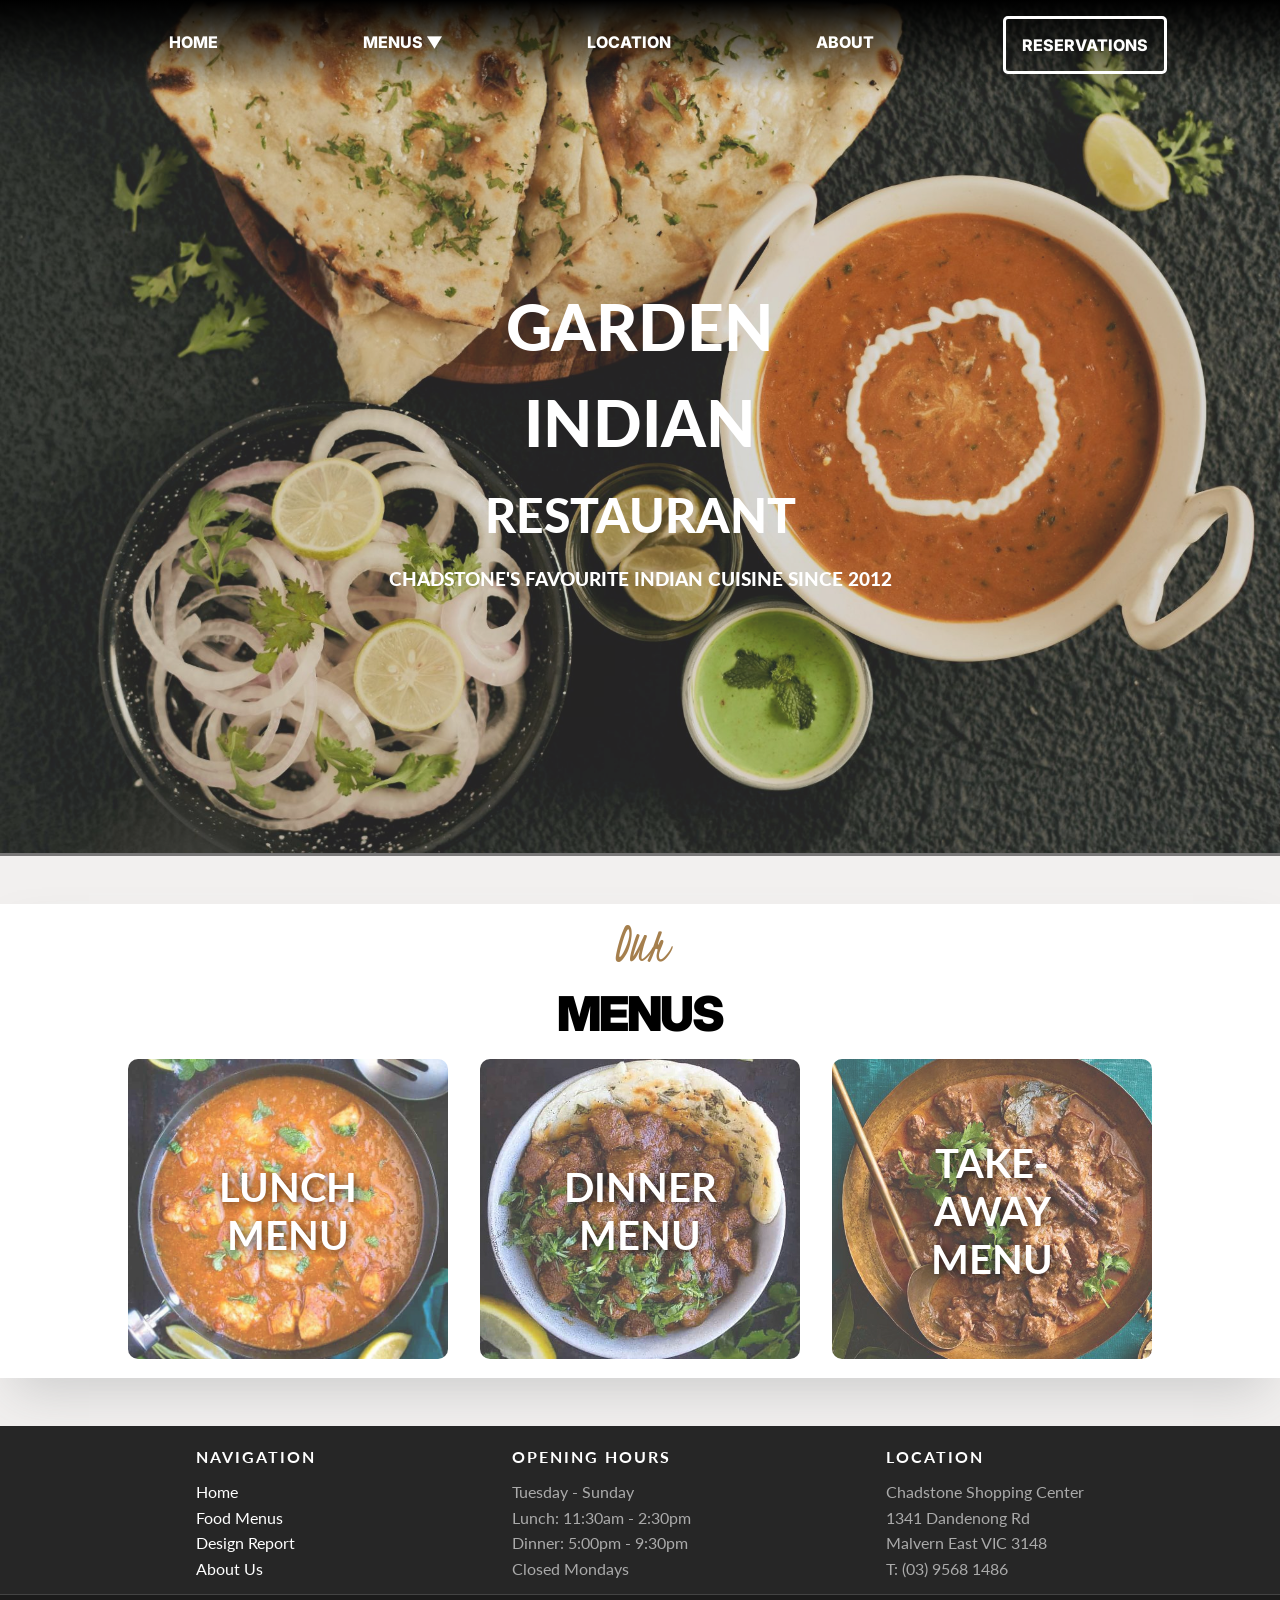
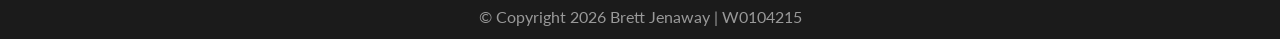
<file: menu.html>
<!-- 
    University of Southern Queensland
    CSC5740 Client-Side Web Technology
    Trimester 1, 2026

    Assignment 4: Project
 
    Student: Brett Jenaway
    Student No: W0104215

    Garden Indian Restaurant Website Design
-->

<!DOCTYPE html>

<html>


<head>
    <meta charset="UTF-8">
    <meta name="viewport" content="width=device-width, initial-scale=1.0">
    <link rel="stylesheet" href="css/stylesheet.css">
    <link rel="stylesheet" href="css/responsive.css">
    <link rel="icon" type="image/x-icon" href="images/TheGardenIcon.png">
    <!-- Google Fonts Embed Code -->

    <link rel="stylesheet" href="https://fonts.googleapis.com/css?family=Kristi">
    <link rel="preconnect" href="https://fonts.googleapis.com">
    <link rel="preconnect" href="https://fonts.gstatic.com" crossorigin>
    <link
        href="https://fonts.googleapis.com/css2?family=Inter:ital,opsz,wght@0,14..32,100..900;1,14..32,100..900&family=Lato:ital,wght@0,100;0,300;0,400;0,700;0,900;1,100;1,300;1,400;1,700;1,900&display=swap"
        rel="stylesheet">
    <title>Garden Indian Restaurant</title>
</head>

<body>

    <nav>
        <a id="hamburger">
            ☰
        </a>
        <ul id="nav-menu">
            <li><a href="index.html">Home</a></li>
            <li class="dropdown"><a href="menu.html">Menus ▼</a>
                <ul class="submenu">
                    <li><a href="lunch.html">Lunch</a></li>
                    <li><a href="dinner.html">Dinner</a></li>
                    <li><a href="takeaway.html">Take-Away</a></li>
                </ul>
            </li>
            <li><a href="location.html">Location</a></li>
            <li><a href="about.html">About</a></li>
            <li><a href="reservations.html" class="menu-button">Reservations</a></li>
        </ul>
    </nav>
    <main>
        <section id="hero-image-section" class="transparent-bg">
            <img id="hero-image" src="images/the-garden-hero-image.jpg"
                alt="An appetizing Indian meal featuring naan, creamy curry, and fresh condiments">
            <!-- Image credit: Dhiraj Jain 
         Used under free license from Pexels.com
         https://www.pexels.com/photo/top-view-of-an-indian-dish-with-onions-and-flatbread-on-the-side-12737918/
         -->
            <section id="logo-name" class="centered">
                <h1>GARDEN</h1>
                <h1>INDIAN</h1>
                <h2>RESTAURANT</h2>
                <p>CHADSTONE'S FAVOURITE INDIAN CUISINE SINCE 2012</p>
            </section>
        </section>
        <section class="main-text">
            <section id="menus">
                <h2 class="card-heading-italic">Our</h2>
                <h2 class="card-heading-regular">Menus</h2>
                <section id="menus-images">
                    <span id="menu-image-1" class="menu-image-section">
                        <a href="lunch.html" class="menu-image"><img src="images/chicken-vindaloo.jpg"
                                alt="Chicken Vindaloo curry">
                            <section class="menu-name centered">
                                <h1>LUNCH</h1>
                                <h1>MENU</h1>
                            </section>
                        </a>
                    </span>
                    <span id="menu-image-2" class="menu-image-section">
                        <a href="dinner.html" class="menu-image"><img src="images/beef-korma.jpg"
                                alt="Beef Korma curry">
                            <section class="menu-name centered">
                                <h1>DINNER</h1>
                                <h1>MENU</h1>
                            </section>
                        </a>
                    </span>
                    <span id="menu-image-3" class="menu-image-section">
                        <a href="takeaway.html" class="menu-image"><img src="images/lamb-rogan-josh.jpg"
                                alt="Lamb rogan josh curry">
                            <section class=" menu-name centered">
                                <h1>TAKE-AWAY</h1>
                                <h1>MENU</h1>
                            </section>
                        </a>

                    </span>
                </section>
            </section>

        </section>
    </main>

    <!-- Footer: bottom navigation links and contact details -->
    <footer>
        <section id="footer-nav">
            <aside id="footer-menu-1">
                <h4>Navigation</h4>
                <ul>
                    <li><a href="index.html">Home</a></li>
                    <li><a href="menu.html">Food Menus</a></li>
                    <li><a href="report.html">Design Report</a></li>
                    <li><a href="about.html">About Us</a></li>
                </ul>
            </aside>
            <aside id="footer-menu-2">
                <h4>Opening Hours</h4>
                <ul>
                    <li>Tuesday - Sunday</li>
                    <li>Lunch: 11:30am - 2:30pm</li>
                    <li>Dinner: 5:00pm - 9:30pm</li>
                    <li>Closed Mondays</li>
                </ul>
            </aside>
            <aside id="footer-menu-3">
                <h4>Location</h4>
                <ul>
                    <li>Chadstone Shopping Center</li>
                    <li>1341 Dandenong Rd</li>
                    <li>Malvern East VIC 3148</li>
                    <li>T: (03) 9568 1486</li>
                </ul>
                <p></p>
                <p></p>
                <p></p>
            </aside>
        </section>
        <section id="footer-copyright">
            <p>© Copyright 2026 Brett Jenaway | W0104215 </p>
        </section>

    </footer>
    <script src="js/script.js"></script>
</body>

</html>
</file>
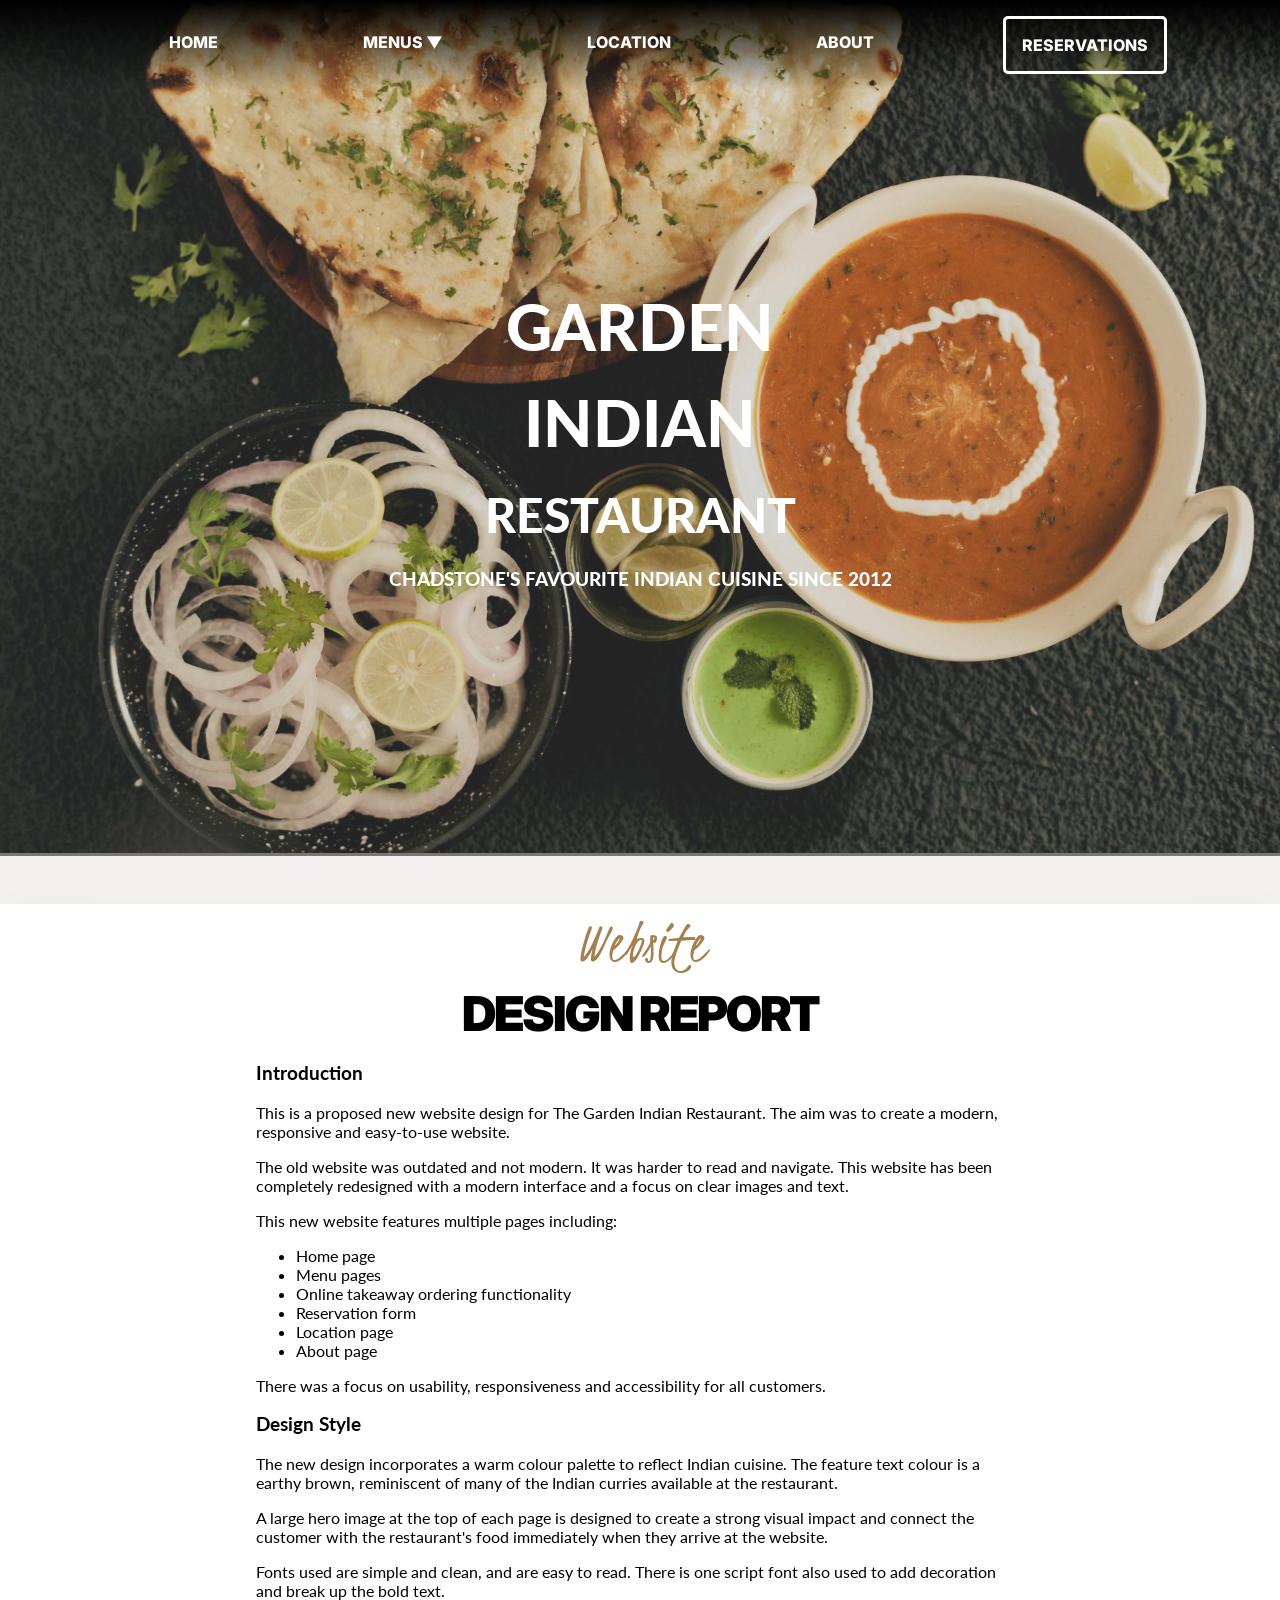
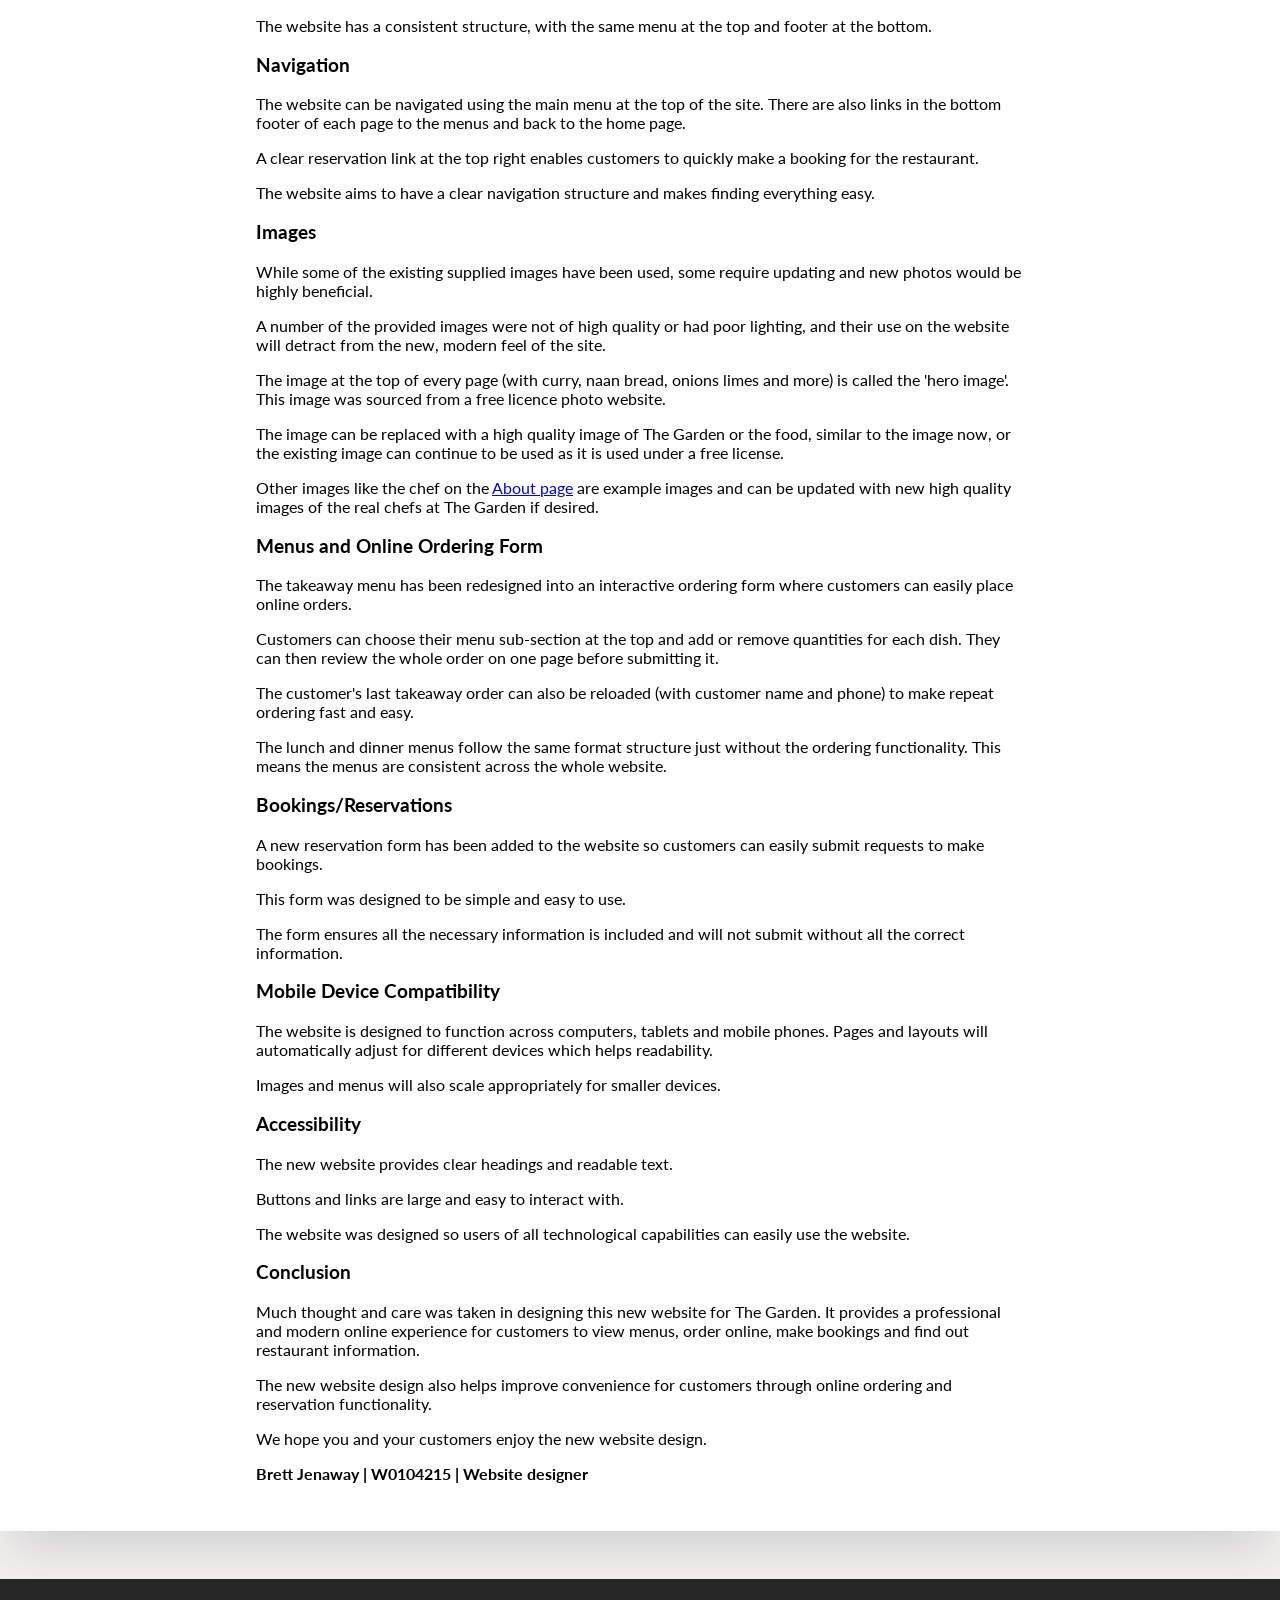
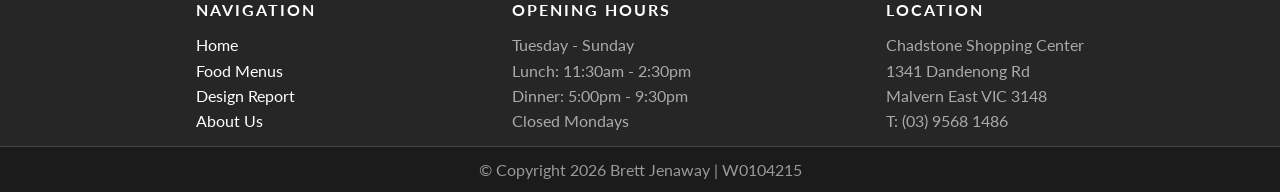
<file: report.html>
<!-- 
    University of Southern Queensland
    CSC5740 Client-Side Web Technology
    Trimester 1, 2026

    Assignment 4: Project
 
    Student: Brett Jenaway
    Student No: W0104215

    Garden Indian Restaurant Website Design
-->

<!DOCTYPE html>

<html>


<head>
    <meta charset="UTF-8">
    <meta name="viewport" content="width=device-width, initial-scale=1.0">
    <link rel="stylesheet" href="css/stylesheet.css">
    <link rel="stylesheet" href="css/responsive.css">
    <link rel="icon" type="image/x-icon" href="images/TheGardenIcon.png">
    <!-- Google Fonts Embed Code -->

    <link rel="stylesheet" href="https://fonts.googleapis.com/css?family=Kristi">
    <link rel="preconnect" href="https://fonts.googleapis.com">
    <link rel="preconnect" href="https://fonts.gstatic.com" crossorigin>
    <link
        href="https://fonts.googleapis.com/css2?family=Inter:ital,opsz,wght@0,14..32,100..900;1,14..32,100..900&family=Lato:ital,wght@0,100;0,300;0,400;0,700;0,900;1,100;1,300;1,400;1,700;1,900&display=swap"
        rel="stylesheet">
    <title>Garden Indian Restaurant</title>
</head>

<body>

    <nav>
        <a id="hamburger">
            ☰
        </a>
        <ul id="nav-menu">
            <li><a href="index.html">Home</a></li>
            <li class="dropdown"><a href="menu.html">Menus ▼</a>
                <ul class="submenu">
                    <li><a href="lunch.html">Lunch</a></li>
                    <li><a href="dinner.html">Dinner</a></li>
                    <li><a href="takeaway.html">Take-Away</a></li>
                </ul>
            </li>
            <li><a href="location.html">Location</a></li>
            <li><a href="about.html">About</a></li>
            <li><a href="reservations.html" class="menu-button">Reservations</a></li>
        </ul>
    </nav>
    <main>
        <section id="hero-image-section" class="transparent-bg">
            <img id="hero-image" src="images/the-garden-hero-image.jpg"
                alt="An appetizing Indian meal featuring naan, creamy curry, and fresh condiments">
            <!-- Image credit: Dhiraj Jain 
         Used under free license from Pexels.com
         https://www.pexels.com/photo/top-view-of-an-indian-dish-with-onions-and-flatbread-on-the-side-12737918/
         -->
            <section id="logo-name" class="centered">
                <h1>GARDEN</h1>
                <h1>INDIAN</h1>
                <h2>RESTAURANT</h2>
                <p>CHADSTONE'S FAVOURITE INDIAN CUISINE SINCE 2012</p>
            </section>
        </section>
        <section class="main-text">
            <section id="location">


                <section id="design-report">
                    <h2 class="card-heading-italic">Website</h2>
                    <h2 class="card-heading-regular">Design Report</h2>
                    <h3>Introduction</h3>
                    <p>This is a proposed new website design for The Garden Indian Restaurant. The aim was to create
                        a modern, responsive and easy-to-use website.</p>
                    <p>The old website was outdated and not modern. It was harder to read and navigate. This website
                        has been completely redesigned with a modern interface and a focus on clear images and text.
                    </p>
                    <p>This new website features multiple pages including:</p>
                    <ul>
                        <li>Home page</li>
                        <li>Menu pages</li>
                        <li>Online takeaway ordering functionality</li>
                        <li>Reservation form</li>
                        <li>Location page</li>
                        <li>About page</li>
                    </ul>
                    <p>There was a focus on usability, responsiveness and accessibility for all customers.</p>
                    <h3>Design Style</h3>
                    <p>The new design incorporates a warm colour palette to reflect Indian cuisine. The feature text
                        colour is a earthy brown, reminiscent of many of the Indian curries available at the restaurant.
                    </p>
                    <p>A large hero image at the top of each page is designed to create a strong visual impact and
                        connect the customer with the restaurant's food immediately when they arrive at the website.</p>
                    <p>Fonts used are simple and clean, and are easy to read. There is one script font also used to add
                        decoration and break up the bold text.</p>
                    <p>The website has a consistent structure, with the same menu at the top and footer at the bottom.
                    </p>
                    <h3>Navigation</h3>
                    <p>The website can be navigated using the main menu at the top of the site. There are also links in
                        the bottom footer of each page to the menus and back to the home page.</p>
                    <p>A clear reservation link at the top right enables customers to quickly make a booking for the
                        restaurant.</p>
                    <p>The website aims to have a clear navigation structure and makes finding everything easy.</p>

                    <h3>Images</h3>
                    <p>While some of the existing supplied images have been used, some require updating and new photos
                        would be highly beneficial.</p>
                    <p>A number of the provided images were not of high quality or had poor lighting, and their use on
                        the website will detract from the new, modern feel of the site.</p>
                    <p>The image at the top of every page (with curry, naan bread, onions limes and more) is called the
                        'hero image'. This image was sourced from a free licence photo website.</p>
                    <p>The image can be replaced with a high quality image of The Garden or the food, similar to the
                        image now, or the existing image can continue to be used as it is used under a free license.</p>
                    <p>Other images like the chef on the <a href="about.html">About page</a> are example images and can
                        be updated with new high quality images of the real chefs at The Garden if desired.</p>

                    <h3>Menus and Online Ordering Form</h3>
                    <p>The takeaway menu has been redesigned into an interactive ordering form where customers can
                        easily place online orders.</p>
                    <p>Customers can choose their menu sub-section at the top and add or remove quantities for each
                        dish. They can then review the whole order on one page before submitting it.</p>
                    <p>The customer's last takeaway order can also be reloaded (with customer name and phone) to make
                        repeat
                        ordering fast and easy.</p>
                    <p>The lunch and dinner menus follow the same format structure just without the ordering
                        functionality. This means the menus are consistent across the whole website.</p>

                    <h3>Bookings/Reservations</h3>
                    <p>A new reservation form has been added to the website so customers can easily submit requests to
                        make bookings.</p>
                    <p>This form was designed to be simple and easy to use.</p>
                    <p>The form ensures all the necessary information is included and will not submit without all the
                        correct information.</p>


                    <h3>Mobile Device Compatibility</h3>
                    <p>The website is designed to function across computers, tablets and mobile phones. Pages and
                        layouts will automatically adjust for different devices which helps readability.</p>
                    <p>Images and menus will also scale appropriately for smaller devices.</p>

                    <h3>Accessibility</h3>
                    <p>The new website provides clear headings and readable text.</p>
                    <p>Buttons and links are large and easy to interact with.
                    <p>The website was designed so users of all technological capabilities can easily use the website.
                    </p>


                    <h3>Conclusion</h3>
                    <p>Much thought and care was taken in designing this new website for The Garden. It provides a
                        professional and modern online experience for customers to view menus, order online, make
                        bookings and find out restaurant information.</p>
                    <p>The new website design also helps improve convenience for customers through online ordering and
                        reservation functionality.</p>

                    <p>We hope you and your customers enjoy the new website design.</p>
                    <p><strong>Brett Jenaway | W0104215 | Website designer</strong></p>
                </section>
    </main>

    <!-- Footer: bottom navigation links and contact details -->
    <footer>
        <section id="footer-nav">
            <aside id="footer-menu-1">
                <h4>Navigation</h4>
                <ul>
                    <li><a href="index.html">Home</a></li>
                    <li><a href="menu.html">Food Menus</a></li>
                    <li><a href="report.html">Design Report</a></li>
                    <li><a href="about.html">About Us</a></li>
                </ul>
            </aside>
            <aside id="footer-menu-2">
                <h4>Opening Hours</h4>
                <ul>
                    <li>Tuesday - Sunday</li>
                    <li>Lunch: 11:30am - 2:30pm</li>
                    <li>Dinner: 5:00pm - 9:30pm</li>
                    <li>Closed Mondays</li>
                </ul>
            </aside>
            <aside id="footer-menu-3">
                <h4>Location</h4>
                <ul>
                    <li>Chadstone Shopping Center</li>
                    <li>1341 Dandenong Rd</li>
                    <li>Malvern East VIC 3148</li>
                    <li>T: (03) 9568 1486</li>
                </ul>
                <p></p>
                <p></p>
                <p></p>
            </aside>
        </section>
        <section id="footer-copyright">
            <p>© Copyright 2026 Brett Jenaway | W0104215 </p>
        </section>

    </footer>
    <script src="js/script.js"></script>
</body>

</html>
</file>
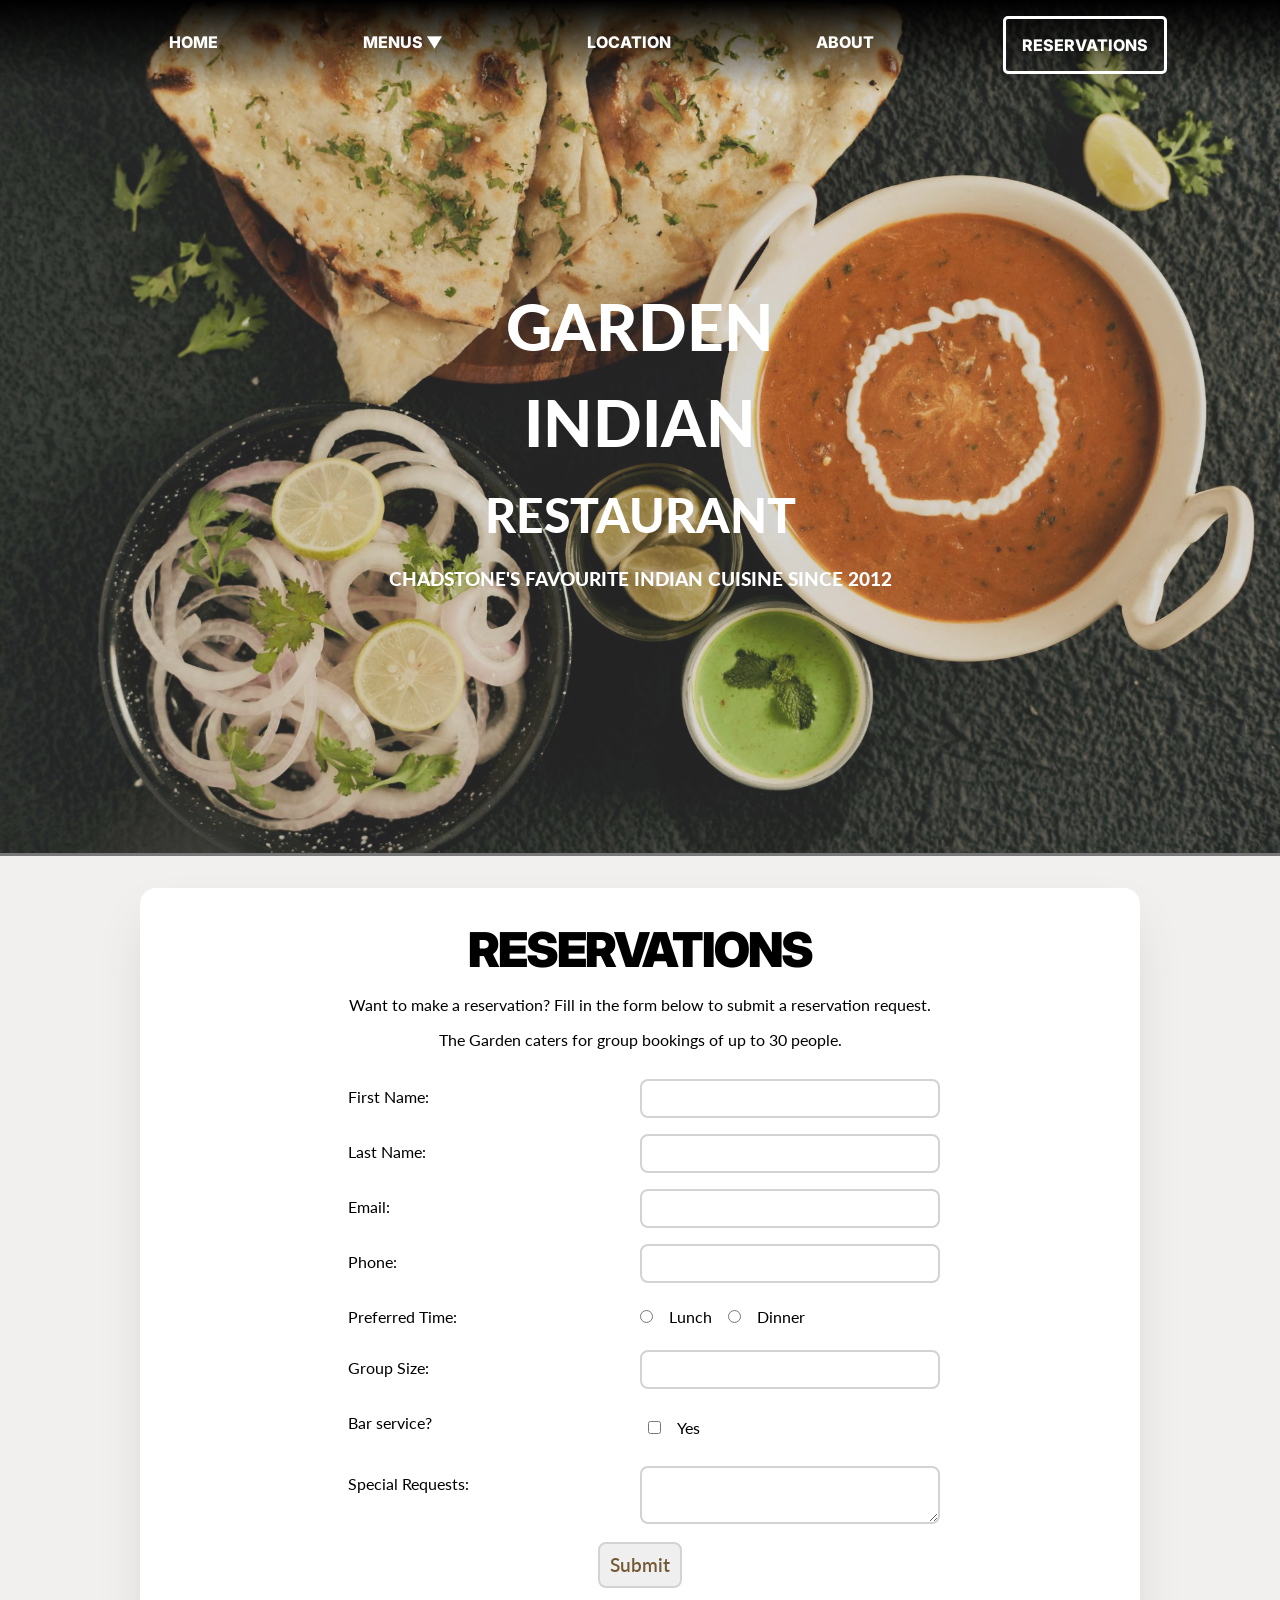
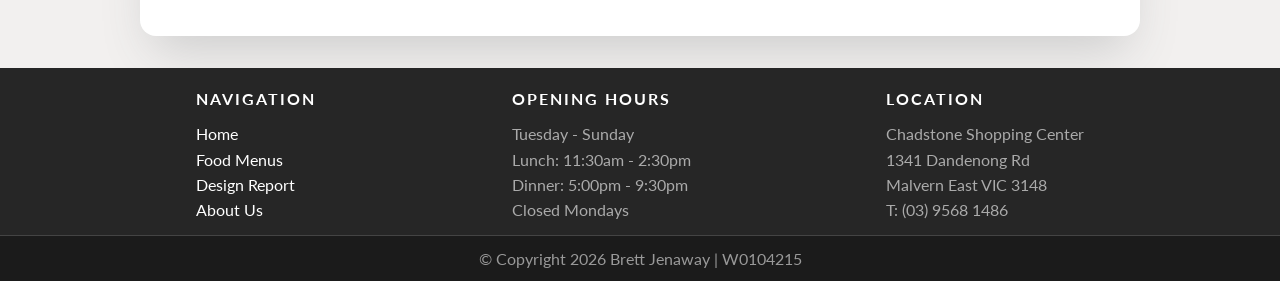
<file: reservations.html>
<!-- 
    University of Southern Queensland
    CSC5740 Client-Side Web Technology
    Trimester 1, 2026

    Assignment 4: Project
 
    Student: Brett Jenaway
    Student No: W0104215

    Garden Indian Restaurant Website Design
-->

<!DOCTYPE html>

<html>


<head>
    <meta charset="UTF-8">
    <meta name="viewport" content="width=device-width, initial-scale=1.0">
    <link rel="stylesheet" href="css/stylesheet.css">
    <link rel="stylesheet" href="css/responsive.css">
    <link rel="icon" type="image/x-icon" href="images/TheGardenIcon.png">
    <!-- Google Fonts Embed Code -->

    <link rel="stylesheet" href="https://fonts.googleapis.com/css?family=Kristi">
    <link rel="preconnect" href="https://fonts.googleapis.com">
    <link rel="preconnect" href="https://fonts.gstatic.com" crossorigin>
    <link
        href="https://fonts.googleapis.com/css2?family=Inter:ital,opsz,wght@0,14..32,100..900;1,14..32,100..900&family=Lato:ital,wght@0,100;0,300;0,400;0,700;0,900;1,100;1,300;1,400;1,700;1,900&display=swap"
        rel="stylesheet">
    <title>Garden Indian Restaurant</title>
</head>

<body>

    <nav>
        <a id="hamburger">
            ☰
        </a>
        <ul id="nav-menu">
            <li><a href="index.html">Home</a></li>
            <li class="dropdown"><a href="menu.html">Menus ▼</a>
                <ul class="submenu">
                    <li><a href="lunch.html">Lunch</a></li>
                    <li><a href="dinner.html">Dinner</a></li>
                    <li><a href="takeaway.html">Take-Away</a></li>
                </ul>
            </li>
            <li><a href="location.html">Location</a></li>
            <li><a href="about.html">About</a></li>
            <li><a href="reservations.html" class="menu-button">Reservations</a></li>
        </ul>
    </nav>
    <main>
        <section id="hero-image-section" class="transparent-bg">
            <img id="hero-image" src="images/the-garden-hero-image.jpg"
                alt="An appetizing Indian meal featuring naan, creamy curry, and fresh condiments">
            <!-- Image credit: Dhiraj Jain 
         Used under free license from Pexels.com
         https://www.pexels.com/photo/top-view-of-an-indian-dish-with-onions-and-flatbread-on-the-side-12737918/
         -->
            <section id="logo-name" class="centered">
                <h1>GARDEN</h1>
                <h1>INDIAN</h1>
                <h2>RESTAURANT</h2>
                <p>CHADSTONE'S FAVOURITE INDIAN CUISINE SINCE 2012</p>
            </section>
        </section>
        <section class="main-text">
            <section class="food-menu">
                <h2 class="card-heading-regular" id="reservation-heading">RESERVATIONS</h2>
                <p class="card-description">Want to make a reservation? Fill in the form below to submit a
                    reservation
                    request.
                </p>
                <p class="card-description">The Garden caters for group bookings of up to 30 people.</p>
                <form id="reservation" method="POST" action="" novalidate>
                    <fieldset id="reservation-input">
                        <label for="fname" class="reservation-label">First Name: </label>
                        <input type="text" name="fname" id="fname" pattern="[A-Za-z\-]{2,}"
                            title="Enter first name using only letters or hyphen (-)" class="reservation-input"
                            required>
                        <label for="lname" class="reservation-label">Last Name: </label>
                        <input type="text" name="lname" id="lname" pattern="[A-Za-z\-]{2,}"
                            title="Enter last name using only letters or hyphen (-)" class="reservation-input" required>
                        <label for="email" class="reservation-label">Email:</label>
                        <input type="email" name="email" id="email" class="reservation-input" required>
                        <label for="phone" class="reservation-label">Phone:</label>
                        <input type="tel" name="phone" id="phone" pattern="[0-9\s\-\+]{8,15}"
                            title="Please enter phone number between 8 and 15 digits" class="reservation-input"
                            required>
                        <label class="reservation-label">Preferred Time:</label>
                        <span id="reservationTime">
                            <input type="radio" name="time" id="lunch" value="Lunch" class="reservation-input">
                            <label for="lunch">Lunch</label>
                            <input type="radio" name="time" id="dinner" value="dinner" class="reservation-input">
                            <label for="dinner">Dinner</label>
                        </span>
                        <label for="groupsize" class="reservation-label">Group Size: </label>
                        <input type="number" id="groupsize" name="groupsize" class="reservation-input" required
                            title="Please enter group size with numbers only" min="1" max="30">
                        <label name="bar service" class="reservation-label">Bar service?</label>

                        <label for="barService" class="reservation-label"><input type="checkbox" name="barService"
                                value="Yes" id="barService" class="reservation-input">Yes</label>



                        <label for="specialReqs" class="reservation-label">Special Requests:</label>
                        <textarea id="specialReqs" name="Special Requests" class="reservation-input"></textarea>
                    </fieldset>
                    <input type="submit" id="submit-reservation" class="form-button">
                </form>

            </section>

        </section>
    </main>

    <!-- Footer: bottom navigation links and contact details -->
    <footer>
        <section id="footer-nav">
            <aside id="footer-menu-1">
                <h4>Navigation</h4>
                <ul>
                    <li><a href="index.html">Home</a></li>
                    <li><a href="menu.html">Food Menus</a></li>
                    <li><a href="report.html">Design Report</a></li>
                    <li><a href="about.html">About Us</a></li>
                </ul>
            </aside>
            <aside id="footer-menu-2">
                <h4>Opening Hours</h4>
                <ul>
                    <li>Tuesday - Sunday</li>
                    <li>Lunch: 11:30am - 2:30pm</li>
                    <li>Dinner: 5:00pm - 9:30pm</li>
                    <li>Closed Mondays</li>
                </ul>
            </aside>
            <aside id="footer-menu-3">
                <h4>Location</h4>
                <ul>
                    <li>Chadstone Shopping Center</li>
                    <li>1341 Dandenong Rd</li>
                    <li>Malvern East VIC 3148</li>
                    <li>T: (03) 9568 1486</li>
                </ul>
                <p></p>
                <p></p>
                <p></p>
            </aside>
        </section>
        <section id="footer-copyright">
            <p>© Copyright 2026 Brett Jenaway | W0104215 </p>
        </section>

    </footer>
    <script src="js/script.js"></script>
</body>

</html>
</file>
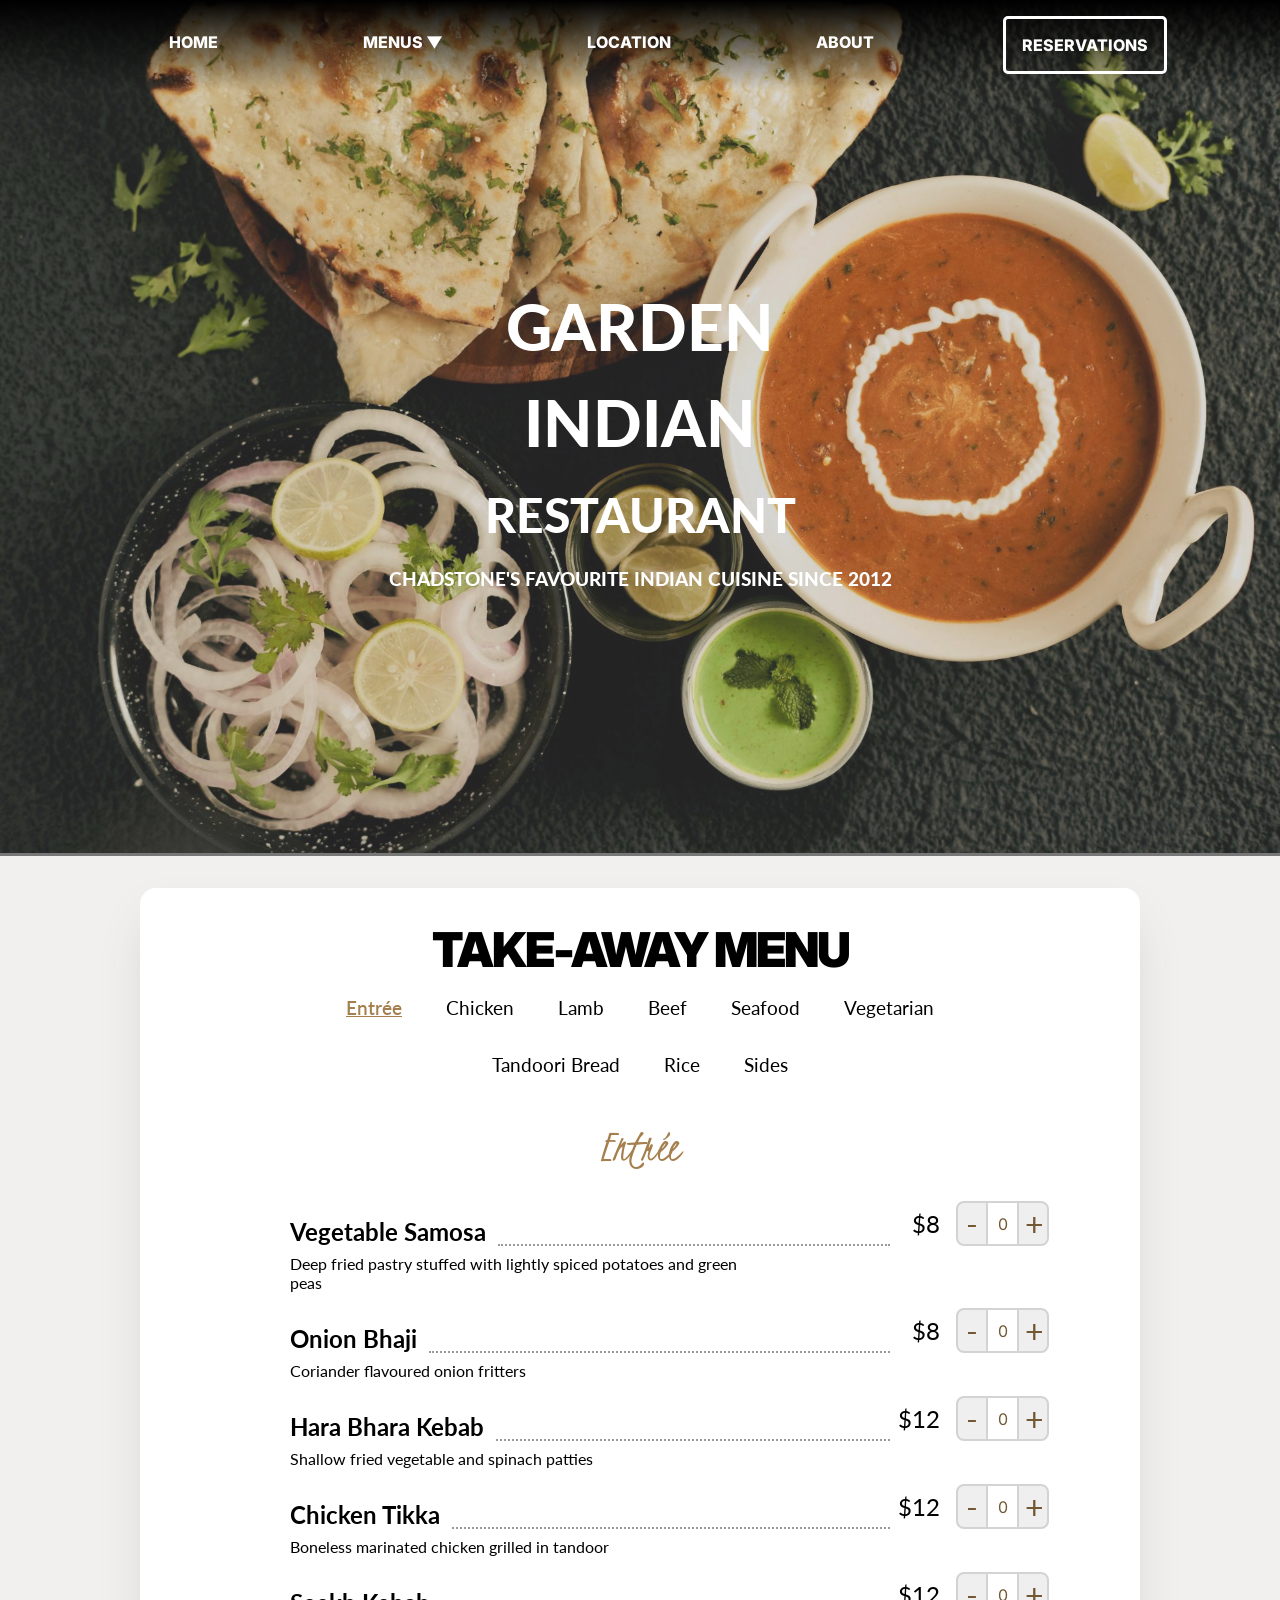
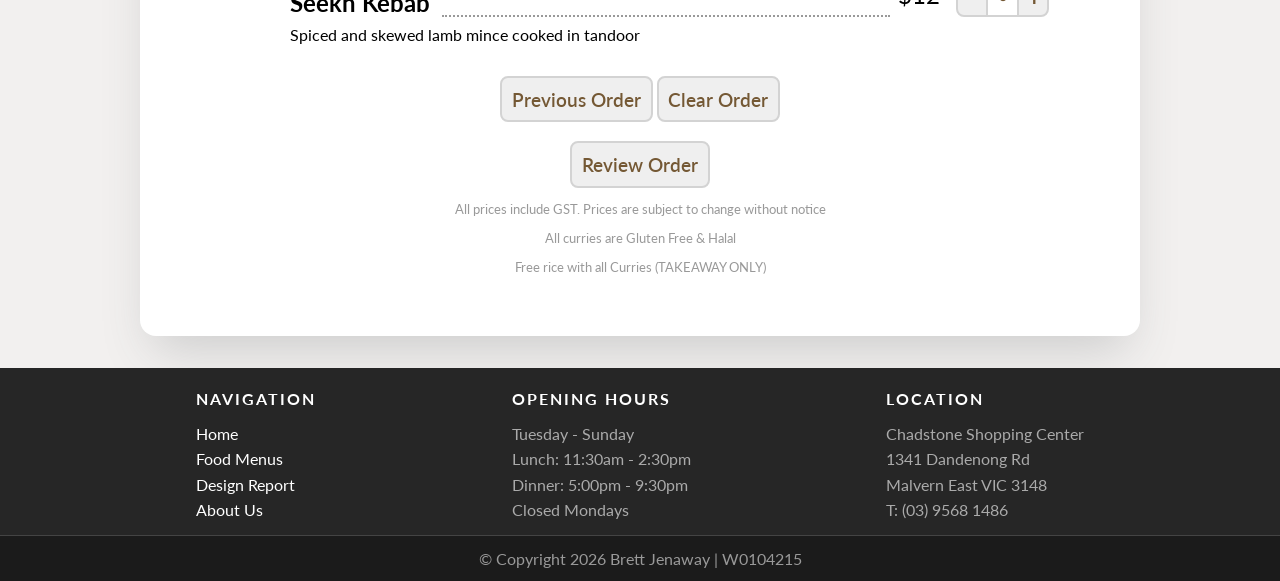
<file: takeaway.html>
<!-- 
    University of Southern Queensland
    CSC5740 Client-Side Web Technology
    Trimester 1, 2026

    Assignment 4: Project
 
    Student: Brett Jenaway
    Student No: W0104215

    Garden Indian Restaurant Website Design
-->

<!DOCTYPE html>

<html>


<head>
    <meta charset="UTF-8">
    <meta name="viewport" content="width=device-width, initial-scale=1.0">
    <link rel="stylesheet" href="css/stylesheet.css">
    <link rel="stylesheet" href="css/responsive.css">
    <link rel="icon" type="image/x-icon" href="images/TheGardenIcon.png">
    <!-- Google Fonts Embed Code -->

    <link rel="stylesheet" href="https://fonts.googleapis.com/css?family=Kristi">
    <link rel="preconnect" href="https://fonts.googleapis.com">
    <link rel="preconnect" href="https://fonts.gstatic.com" crossorigin>
    <link
        href="https://fonts.googleapis.com/css2?family=Inter:ital,opsz,wght@0,14..32,100..900;1,14..32,100..900&family=Lato:ital,wght@0,100;0,300;0,400;0,700;0,900;1,100;1,300;1,400;1,700;1,900&display=swap"
        rel="stylesheet">
    <title>Garden Indian Restaurant</title>
</head>

<body>

    <nav>
        <a id="hamburger">
            ☰
        </a>
        <ul id="nav-menu">
            <li><a href="index.html">Home</a></li>
            <li class="dropdown"><a href="menu.html">Menus ▼</a>
                <ul class="submenu">
                    <li><a href="lunch.html">Lunch</a></li>
                    <li><a href="dinner.html">Dinner</a></li>
                    <li><a href="takeaway.html">Take-Away</a></li>
                </ul>
            </li>
            <li><a href="location.html">Location</a></li>
            <li><a href="about.html">About</a></li>
            <li><a href="reservations.html" class="menu-button">Reservations</a></li>
        </ul>
    </nav>
    <main>
        <section id="hero-image-section" class="transparent-bg">
            <img id="hero-image" src="images/the-garden-hero-image.jpg"
                alt="An appetizing Indian meal featuring naan, creamy curry, and fresh condiments">
            <!-- Image credit: Dhiraj Jain 
         Used under free license from Pexels.com
         https://www.pexels.com/photo/top-view-of-an-indian-dish-with-onions-and-flatbread-on-the-side-12737918/
         -->
            <section id="logo-name" class="centered">
                <h1>Garden</h1>
                <h1>Indian</h1>
                <h2>Restaurant</h2>
                <p>Chadstone's Favourite Indian Cuisine Since 2012</p>
            </section>
        </section>
        <section class="main-text">
            <form method="POST" action="" id="takeaway-form" novalidate>
                <section class="food-menu">
                    <h2 class="card-heading-regular">Take-Away Menu</h2>

                    <section id="takeaway-menu">
                        <ul id="menu-nav">
                            <li><button type="button" class="food-menu-button active"
                                    data-menu="menu-entree">Entrée</button>
                            </li>
                            <li><button type="button" class="food-menu-button" data-menu="menu-chicken">Chicken</button>
                            </li>
                            <li><button type="button" class="food-menu-button" data-menu="menu-lamb">Lamb</button></li>
                            <li><button type="button" class="food-menu-button" data-menu="menu-beef">Beef</button></li>
                            <li><button type="button" class="food-menu-button" data-menu="menu-seafood">Seafood</button>
                            </li>
                            <li><button type="button" class="food-menu-button"
                                    data-menu="menu-vegetarian">Vegetarian</button>
                            </li>
                            <li><button type="button" class="food-menu-button" data-menu="menu-tandoori-bread">Tandoori
                                    Bread</button></li>
                            <li><button type="button" class="food-menu-button" data-menu="menu-rice">Rice</button></li>
                            <li><button type="button" class="food-menu-button" data-menu="menu-sides">Sides</button>
                            </li>
                        </ul>
                        <article id="menu-entree" class="menu-section">
                            <h3>Entrée</h3>
                            <section class="dish takeaway">
                                <h4 class="dish-name">Vegetable Samosa</h4>
                                <p class="dish-price">$8</p>
                                <span class="quantity">
                                    <button type="button" class="quantity-button minus">-</button>
                                    <input type="number" class="quantity-input" min="0" value="0">
                                    <button type="button" class="quantity-button plus">+</button>
                                </span>
                                <p class="dish-description">Deep fried pastry stuffed with lightly spiced potatoes and
                                    green
                                    peas</p>
                            </section>
                            <section class="dish takeaway">
                                <h4 class="dish-name">Onion Bhaji</h4>
                                <p class="dish-price">$8</p>
                                <span class="quantity">
                                    <button type="button" class="quantity-button minus">-</button>
                                    <input type="number" class="quantity-input" min="0" value="0">
                                    <button type="button" class="quantity-button plus">+</button>
                                </span>
                                <p class="dish-description">Coriander flavoured onion fritters</p>
                            </section>
                            <section class="dish takeaway">
                                <h4 class="dish-name">Hara Bhara Kebab</h4>
                                <p class="dish-price">$12</p>
                                <span class="quantity">
                                    <button type="button" class="quantity-button minus">-</button>
                                    <input type="number" class="quantity-input" min="0" value="0">
                                    <button type="button" class="quantity-button plus">+</button>
                                </span>
                                <p class="dish-description">Shallow fried vegetable and spinach patties</p>
                            </section>
                            <section class="dish takeaway">
                                <h4 class="dish-name">Chicken Tikka</h4>
                                <p class="dish-price">$12</p>
                                <span class="quantity">
                                    <button type="button" class="quantity-button minus">-</button>
                                    <input type="number" class="quantity-input" min="0" value="0">
                                    <button type="button" class="quantity-button plus">+</button>
                                </span>
                                <p class="dish-description">Boneless marinated chicken grilled in tandoor</p>
                            </section>
                            <section class="dish takeaway">
                                <h4 class="dish-name">Seekh Kebab</h4>
                                <p class="dish-price">$12</p>
                                <span class="quantity">
                                    <button type="button" class="quantity-button minus">-</button>
                                    <input type="number" class="quantity-input" min="0" value="0">
                                    <button type="button" class="quantity-button plus">+</button>
                                </span>
                                <p class="dish-description">Spiced and skewed lamb mince cooked in tandoor</p>
                            </section>
                        </article>
                        <article id="menu-chicken" class="menu-section hidden">
                            <h3>Chicken</h3>
                            <section class="dish takeaway">
                                <h4 class="dish-name">Chicken Tikka Masala <span class="spice-medium">🌶🌶</span></h4>
                                <p class="dish-price">$20</p>
                                <span class="quantity">
                                    <button type="button" class="quantity-button minus">-</button>
                                    <input type="number" class="quantity-input" min="0" value="0">
                                    <button type="button" class="quantity-button plus">+</button>
                                </span>
                                <p class="dish-description">Unique combination of spices cooked with onion, capsicum and
                                    tomato
                                </p>
                            </section>
                            <section class="dish takeaway">
                                <h4 class="dish-name">Chicken Balti <span class="spice-medium">🌶🌶</span></h4>
                                <p class="dish-price">$20</p>
                                <span class="quantity">
                                    <button type="button" class="quantity-button minus">-</button>
                                    <input type="number" class="quantity-input" min="0" value="0">
                                    <button type="button" class="quantity-button plus">+</button>
                                </span>
                                <p class="dish-description">Boneless chicken cooked in medium spiced sauce with onion,
                                    capsicum
                                    and tomato
                                </p>
                            </section>
                            <section class="dish takeaway">
                                <h4 class="dish-name">Chicken Korma <span class="spice-mild">🌶</span></h4>
                                <p class="dish-price">$20</p>
                                <span class="quantity">
                                    <button type="button" class="quantity-button minus">-</button>
                                    <input type="number" class="quantity-input" min="0" value="0">
                                    <button type="button" class="quantity-button plus">+</button>
                                </span>
                                <p class="dish-description">Chicken cooked in creamy cashew nut gravy
                                </p>
                            </section>
                            <section class="dish takeaway">
                                <h4 class="dish-name">Kadai Chicken <span class="spice-medium">🌶🌶</span></h4>
                                <p class="dish-price">$20</p>
                                <span class="quantity">
                                    <button type="button" class="quantity-button minus">-</button>
                                    <input type="number" class="quantity-input" min="0" value="0">
                                    <button type="button" class="quantity-button plus">+</button>
                                </span>
                                <p class="dish-description">Chicken cooked in kadai gravy
                                </p>
                            </section>
                            <section class="dish takeaway">
                                <h4 class="dish-name">Chicken Vindaloo <span class="spice-hot">🌶🌶🌶</span>
                                </h4>
                                <p class="dish-price">$20</p>
                                <span class="quantity">
                                    <button type="button" class="quantity-button minus">-</button>
                                    <input type="number" class="quantity-input" min="0" value="0">
                                    <button type="button" class="quantity-button plus">+</button>
                                </span>
                                <p class="dish-description">Spicy curry prepared in goan style
                                </p>
                            </section>
                            <section class="dish takeaway">
                                <h4 class="dish-name">Mysore Chicken <span class="spice-hot">🌶🌶🌶</span>
                                </h4>
                                <p class="dish-price">$20</p>
                                <span class="quantity">
                                    <button type="button" class="quantity-button minus">-</button>
                                    <input type="number" class="quantity-input" min="0" value="0">
                                    <button type="button" class="quantity-button plus">+</button>
                                </span>
                                <p class="dish-description"> Chicken cooked with fresh chillies in coconut creamy sauce
                                </p>
                            </section>
                            <section id="spice-level">
                                <span class="spice-mild">🌶</span> = Mild &emsp;
                                <span class="spice-medium">🌶🌶</span> = Medium &emsp;
                                <span class="spice-hot">🌶🌶🌶</span> = Hot
                            </section>
                        </article>
                        <article id="menu-lamb" class="menu-section hidden">
                            <h3>Lamb</h3>
                            <section class="dish takeaway">
                                <h4 class="dish-name">Lamb Rogan Josh <span class="spice-medium">🌶🌶</span></h4>
                                <p class="dish-price">$20</p>
                                <span class="quantity">
                                    <button type="button" class="quantity-button minus">-</button>
                                    <input type="number" class="quantity-input" min="0" value="0">
                                    <button type="button" class="quantity-button plus">+</button>
                                </span>
                                <p class="dish-description"> Lamb cooked in traditional north Indian style
                                </p>
                            </section>
                            <section class="dish takeaway">
                                <h4 class="dish-name">Lamb Korma <span class="spice-mild">🌶</span></h4>
                                <p class="dish-price">$20</p>
                                <span class="quantity">
                                    <button type="button" class="quantity-button minus">-</button>
                                    <input type="number" class="quantity-input" min="0" value="0">
                                    <button type="button" class="quantity-button plus">+</button>
                                </span>
                                <p class="dish-description">Blend of creamy cashew nut gravy cooked with lamb
                                </p>
                            </section>
                            <section class="dish takeaway">
                                <h4 class="dish-name">Lamb Madras <span class="spice-medium">🌶🌶</span></h4>
                                <p class="dish-price">$20</p>
                                <span class="quantity">
                                    <button type="button" class="quantity-button minus">-</button>
                                    <input type="number" class="quantity-input" min="0" value="0">
                                    <button type="button" class="quantity-button plus">+</button>
                                </span>
                                <p class="dish-description">Creamy coconut based delicacy cooked to perfection
                                </p>
                            </section>
                            <section class="dish takeaway">
                                <h4 class="dish-name">Saag Lamb <span class="spice-mild">🌶</span>-<span
                                        class="spice-medium">🌶🌶</span></h4>
                                <p class="dish-price">$20</p>
                                <span class="quantity">
                                    <button type="button" class="quantity-button minus">-</button>
                                    <input type="number" class="quantity-input" min="0" value="0">
                                    <button type="button" class="quantity-button plus">+</button>
                                </span>
                                <p class="dish-description">Diced lamb cooked with spinach sauce
                                </p>
                            </section>
                            <section class="dish takeaway">
                                <h4 class="dish-name">Lamb Masala <span class="spice-medium">🌶🌶</span>
                                </h4>
                                <p class="dish-price">$20</p>
                                <span class="quantity">
                                    <button type="button" class="quantity-button minus">-</button>
                                    <input type="number" class="quantity-input" min="0" value="0">
                                    <button type="button" class="quantity-button plus">+</button>
                                </span>
                                <p class="dish-description">Lamb cooked in onion, tomato masala gravy
                                </p>
                            </section>
                            <section class="dish takeaway">
                                <h4 class="dish-name">Lamb Vindaloo <span class="spice-hot">🌶🌶🌶</span>
                                </h4>
                                <p class="dish-price">$20</p>
                                <span class="quantity">
                                    <button type="button" class="quantity-button minus">-</button>
                                    <input type="number" class="quantity-input" min="0" value="0">
                                    <button type="button" class="quantity-button plus">+</button>
                                </span>
                                <p class="dish-description"> Spicy lamb curry prepared in Goan style
                                </p>
                            </section>
                            <section id="spice-level">
                                <span class="spice-mild">🌶</span> = Mild &emsp;
                                <span class="spice-medium">🌶🌶</span> = Medium &emsp;
                                <span class="spice-hot">🌶🌶🌶</span> = Hot
                            </section>
                        </article>
                        <article id="menu-beef" class="menu-section hidden">
                            <h3>Beef</h3>
                            <section class="dish takeaway">
                                <h4 class="dish-name">Beef Rogan Josh <span class="spice-medium">🌶🌶</span></h4>
                                <p class="dish-price">$20</p>
                                <span class="quantity">
                                    <button type="button" class="quantity-button minus">-</button>
                                    <input type="number" class="quantity-input" min="0" value="0">
                                    <button type="button" class="quantity-button plus">+</button>
                                </span>
                                <p class="dish-description"> Diced beef cooked in traditional north Indian style
                                </p>
                            </section>
                            <section class="dish takeaway">
                                <h4 class="dish-name">Beef Masala <span class="spice-medium">🌶🌶</span></h4>
                                <p class="dish-price">$20</p>
                                <span class="quantity">
                                    <button type="button" class="quantity-button minus">-</button>
                                    <input type="number" class="quantity-input" min="0" value="0">
                                    <button type="button" class="quantity-button plus">+</button>
                                </span>
                                <p class="dish-description">Meat cooked with onion, tomato, capsicum in masala gravy
                                </p>
                            </section>
                            <section class="dish takeaway">
                                <h4 class="dish-name">Beef Korma <span class="spice-mild">🌶</span></h4>
                                <p class="dish-price">$20</p>
                                <span class="quantity">
                                    <button type="button" class="quantity-button minus">-</button>
                                    <input type="number" class="quantity-input" min="0" value="0">
                                    <button type="button" class="quantity-button plus">+</button>
                                </span>
                                <p class="dish-description"> Diced beef cooked in creamy cashew nut gravy
                                </p>
                            </section>
                            <section class="dish takeaway">
                                <h4 class="dish-name">Beef Madras <span class="spice-mild">🌶</span>-<span
                                        class="spice-medium">🌶🌶</span></h4>
                                <p class="dish-price">$20</p>
                                <span class="quantity">
                                    <button type="button" class="quantity-button minus">-</button>
                                    <input type="number" class="quantity-input" min="0" value="0">
                                    <button type="button" class="quantity-button plus">+</button>
                                </span>
                                <p class="dish-description">Combination of creamy coconut sauce cooked to perfection
                                </p>
                            </section>
                            <section class="dish takeaway">
                                <h4 class="dish-name">Beef Vindaloo <span class="spice-hot">🌶🌶🌶</span>
                                </h4>
                                <p class="dish-price">$20</p>
                                <span class="quantity">
                                    <button type="button" class="quantity-button minus">-</button>
                                    <input type="number" class="quantity-input" min="0" value="0">
                                    <button type="button" class="quantity-button plus">+</button>
                                </span>
                                <p class="dish-description">Lamb cooked in onion, tomato masala gravy
                                </p>
                            </section>
                            <section class="dish takeaway">
                                <h4 class="dish-name">Beef Pepper Fry <span class="spice-hot">🌶🌶🌶</span>
                                </h4>
                                <p class="dish-price">$20</p>
                                <span class="quantity">
                                    <button type="button" class="quantity-button minus">-</button>
                                    <input type="number" class="quantity-input" min="0" value="0">
                                    <button type="button" class="quantity-button plus">+</button>
                                </span>
                                <p class="dish-description">Spicy beef curry cooked with black pepper
                                </p>
                            </section>
                            <section id="spice-level">
                                <span class="spice-mild">🌶</span> = Mild &emsp;
                                <span class="spice-medium">🌶🌶</span> = Medium &emsp;
                                <span class="spice-hot">🌶🌶🌶</span> = Hot
                            </section>
                        </article>
                        <article id="menu-seafood" class="menu-section hidden">
                            <h3>Seafood</h3>
                            <section class="dish takeaway">
                                <h4 class="dish-name">Prawn Malabari <span class="spice-mild">🌶</span></h4>
                                <p class="dish-price">$22</p>
                                <span class="quantity">
                                    <button type="button" class="quantity-button minus">-</button>
                                    <input type="number" class="quantity-input" min="0" value="0">
                                    <button type="button" class="quantity-button plus">+</button>
                                </span>
                                <p class="dish-description"> Prawn cooked with onion, capsicum in coconut gravy
                                </p>
                            </section>
                            <section class="dish takeaway">
                                <h4 class="dish-name">Prawn / Fish Masala <span class="spice-medium">🌶🌶</span></h4>
                                <p class="dish-price">$22</p>
                                <span class="quantity">
                                    <button type="button" class="quantity-button minus">-</button>
                                    <input type="number" class="quantity-input" min="0" value="0">
                                    <button type="button" class="quantity-button plus">+</button>
                                </span>
                                <p class="dish-description">Combination of spices cooked with onion, tomato and capsicum
                                </p>
                            </section>
                            <section class="dish takeaway">
                                <h4 class="dish-name">Prawn Vindaloo <span class="spice-hot">🌶🌶🌶</span></h4>
                                <p class="dish-price">$22</p>
                                <span class="quantity">
                                    <button type="button" class="quantity-button minus">-</button>
                                    <input type="number" class="quantity-input" min="0" value="0">
                                    <button type="button" class="quantity-button plus">+</button>
                                </span>
                                <p class="dish-description"> Spicy curry cooked in Goan style
                                </p>
                            </section>
                            <section class="dish takeaway">
                                <h4 class="dish-name">Butter Prawn <span class="spice-mild">🌶</span></h4>
                                <p class="dish-price">$22</p>
                                <span class="quantity">
                                    <button type="button" class="quantity-button minus">-</button>
                                    <input type="number" class="quantity-input" min="0" value="0">
                                    <button type="button" class="quantity-button plus">+</button>
                                </span>
                                <p class="dish-description">Blend of creamy tomato gravy with prawn
                                </p>
                            </section>
                            <section class="dish takeaway">
                                <h4 class="dish-name">Goan Fish Curry <span class="spice-mild">🌶</span>
                                </h4>
                                <p class="dish-price">$22</p>
                                <span class="quantity">
                                    <button type="button" class="quantity-button minus">-</button>
                                    <input type="number" class="quantity-input" min="0" value="0">
                                    <button type="button" class="quantity-button plus">+</button>
                                </span>
                                <p class="dish-description">Fish cooked with creamy coconut gravy
                                </p>
                            </section>
                            <section id="spice-level">
                                <span class="spice-mild">🌶</span> = Mild &emsp;
                                <span class="spice-medium">🌶🌶</span> = Medium &emsp;
                                <span class="spice-hot">🌶🌶🌶</span> = Hot
                            </section>
                        </article>
                        <article id="menu-vegetarian" class="menu-section hidden">
                            <h3>Vegetarian</h3>
                            <section class="dish takeaway">
                                <h4 class="dish-name">Butter Paneer <span class="spice-mild">🌶</span></h4>
                                <p class="dish-price">$17</p>
                                <span class="quantity">
                                    <button type="button" class="quantity-button minus">-</button>
                                    <input type="number" class="quantity-input" min="0" value="0">
                                    <button type="button" class="quantity-button plus">+</button>
                                </span>
                                <p class="dish-description">Indian cottage cheese cooked in creamy tomato gravy
                                </p>
                            </section>
                            <section class="dish takeaway">
                                <h4 class="dish-name">Paneer Tikka Masala <span class="spice-medium">🌶🌶</span></h4>
                                <p class="dish-price">$17</p>
                                <span class="quantity">
                                    <button type="button" class="quantity-button minus">-</button>
                                    <input type="number" class="quantity-input" min="0" value="0">
                                    <button type="button" class="quantity-button plus">+</button>
                                </span>
                                <p class="dish-description">Cottage cheese with onion, tomato, capsicum and spiced gravy
                                </p>
                            </section>
                            <section class="dish takeaway">
                                <h4 class="dish-name">Kadai Paneer <span class="spice-medium">🌶🌶</span></h4>
                                <p class="dish-price">$17</p>
                                <span class="quantity">
                                    <button type="button" class="quantity-button minus">-</button>
                                    <input type="number" class="quantity-input" min="0" value="0">
                                    <button type="button" class="quantity-button plus">+</button>
                                </span>
                                <p class="dish-description">Cottage cheese cooked in kadai Gravy</p>
                            </section>
                            <section class="dish takeaway">
                                <h4 class="dish-name">Paneer Bhurji <span class="spice-medium">🌶🌶</span></h4>
                                <p class="dish-price">$17</p>
                                <span class="quantity">
                                    <button type="button" class="quantity-button minus">-</button>
                                    <input type="number" class="quantity-input" min="0" value="0">
                                    <button type="button" class="quantity-button plus">+</button>
                                </span>
                                <p class="dish-description">Gratted Cottage cheese cooked with onion, capsicum in tomato
                                    sauce
                                </p>
                            </section>
                            <section class="dish takeaway">
                                <h4 class="dish-name">Palak Paneer <span class="spice-mild">🌶</span>-<span
                                        class="spice-medium">🌶🌶</span>
                                </h4>
                                <p class="dish-price">$17</p>
                                <span class="quantity">
                                    <button type="button" class="quantity-button minus">-</button>
                                    <input type="number" class="quantity-input" min="0" value="0">
                                    <button type="button" class="quantity-button plus">+</button>
                                </span>
                                <p class="dish-description">Cottage cheese cooked in mild spiced spinach sauce
                                </p>
                            </section>
                            <section class="dish takeaway">
                                <h4 class="dish-name">Achari Paneer <span class="spice-medium">🌶🌶</span></h4>
                                <p class="dish-price">$17</p>
                                <span class="quantity">
                                    <button type="button" class="quantity-button minus">-</button>
                                    <input type="number" class="quantity-input" min="0" value="0">
                                    <button type="button" class="quantity-button plus">+</button>
                                </span>
                                <p class="dish-description">Cottage cheese cooked in pickle sauce
                                </p>
                            </section>
                            <section class="dish takeaway">
                                <h4 class="dish-name">Vegetable Korma <span class="spice-mild">🌶</span></h4>
                                <p class="dish-price">$17</p>
                                <span class="quantity">
                                    <button type="button" class="quantity-button minus">-</button>
                                    <input type="number" class="quantity-input" min="0" value="0">
                                    <button type="button" class="quantity-button plus">+</button>
                                </span>
                                <p class="dish-description"> Mix vegetable cooked in creamy cashew nut gravy
                                </p>
                            </section>
                            <section class="dish takeaway">
                                <h4 class="dish-name">Mix Vegetable <span class="spice-medium">🌶🌶</span></h4>
                                <p class="dish-price">$17</p>
                                <span class="quantity">
                                    <button type="button" class="quantity-button minus">-</button>
                                    <input type="number" class="quantity-input" min="0" value="0">
                                    <button type="button" class="quantity-button plus">+</button>
                                </span>
                                <p class="dish-description"> Fresh vegetable cooked in medium spiced gravy
                                </p>
                            </section>
                            <section class="dish takeaway">
                                <h4 class="dish-name">Vegetable Madras <span class="spice-mild">🌶</span>-<span
                                        class="spice-medium">🌶🌶</span>
                                </h4>
                                <p class="dish-price">$17</p>
                                <span class="quantity">
                                    <button type="button" class="quantity-button minus">-</button>
                                    <input type="number" class="quantity-input" min="0" value="0">
                                    <button type="button" class="quantity-button plus">+</button>
                                </span>
                                <p class="dish-description">Creamy coconut based delicacy cooked to perfection
                                </p>
                            </section>
                            <section class="dish takeaway">
                                <h4 class="dish-name">Vegetable Jalfrezi <span class="spice-medium">🌶🌶</span></h4>
                                <p class="dish-price">$17</p>
                                <span class="quantity">
                                    <button type="button" class="quantity-button minus">-</button>
                                    <input type="number" class="quantity-input" min="0" value="0">
                                    <button type="button" class="quantity-button plus">+</button>
                                </span>
                                <p class="dish-description">Fresh vegetable cooked in tomato gravy
                                </p>
                            </section>
                            <section class="dish takeaway">
                                <h4 class="dish-name">Chole Masala/Chole Palak <span class="spice-medium">🌶🌶</span>
                                </h4>
                                <p class="dish-price">$17</p>
                                <span class="quantity">
                                    <button type="button" class="quantity-button minus">-</button>
                                    <input type="number" class="quantity-input" min="0" value="0">
                                    <button type="button" class="quantity-button plus">+</button>
                                </span>
                                <p class="dish-description">Chickpeas cooked in onion tomato gravy or spinach sauce
                                </p>
                            </section>
                            <section class="dish takeaway">
                                <h4 class="dish-name">Malai Kofta <span class="spice-mild">🌶</span></h4>
                                <p class="dish-price">$17</p>
                                <span class="quantity">
                                    <button type="button" class="quantity-button minus">-</button>
                                    <input type="number" class="quantity-input" min="0" value="0">
                                    <button type="button" class="quantity-button plus">+</button>
                                </span>
                                <p class="dish-description">Mashed potato, dry fruit and cottage cheese dumpling cooked
                                    in
                                    rich
                                    cashew nut gravy
                                </p>
                            </section>
                            <section class="dish takeaway">
                                <h4 class="dish-name">Aloo Gobi / Aloo Mutter <span class="spice-medium">🌶🌶</span>
                                </h4>
                                <p class="dish-price">$17</p>
                                <span class="quantity">
                                    <button type="button" class="quantity-button minus">-</button>
                                    <input type="number" class="quantity-input" min="0" value="0">
                                    <button type="button" class="quantity-button plus">+</button>
                                </span>
                                <p class="dish-description">Potatoes cooked with cauliflower or green peas in spiced
                                    sauce
                                </p>
                            </section>
                            <section class="dish takeaway">
                                <h4 class="dish-name">Saag Aloo <span class="spice-mild">🌶</span></h4>
                                <p class="dish-price">$17</p>
                                <span class="quantity">
                                    <button type="button" class="quantity-button minus">-</button>
                                    <input type="number" class="quantity-input" min="0" value="0">
                                    <button type="button" class="quantity-button plus">+</button>
                                </span>
                                <p class="dish-description">Potatoes cooked in mild spiced spinach sauce
                                </p>
                            </section>
                            <section class="dish takeaway">
                                <h4 class="dish-name">Bombay Potatoes Dry <span class="spice-mild">🌶</span></h4>
                                <p class="dish-price">$17</p>
                                <span class="quantity">
                                    <button type="button" class="quantity-button minus">-</button>
                                    <input type="number" class="quantity-input" min="0" value="0">
                                    <button type="button" class="quantity-button plus">+</button>
                                </span>
                                <p class="dish-description">Potatoes tempered with cumin seed, curry leaves and
                                    coriander
                                </p>
                            </section>
                            <section class="dish takeaway">
                                <h4 class="dish-name">Dal Tadka <span class="spice-mild">🌶</span>-<span
                                        class="spice-medium">🌶🌶</span>
                                </h4>
                                <p class="dish-price">$17</p>
                                <span class="quantity">
                                    <button type="button" class="quantity-button minus">-</button>
                                    <input type="number" class="quantity-input" min="0" value="0">
                                    <button type="button" class="quantity-button plus">+</button>
                                </span>
                                <p class="dish-description">Yellow split lentil tempered with garlic, tomato and onion
                                </p>
                            </section>
                            <section class="dish takeaway">
                                <h4 class="dish-name">Dal Makhani <span class="spice-medium">🌶🌶</span></h4>
                                <p class="dish-price">$17</p>
                                <span class="quantity">
                                    <button type="button" class="quantity-button minus">-</button>
                                    <input type="number" class="quantity-input" min="0" value="0">
                                    <button type="button" class="quantity-button plus">+</button>
                                </span>
                                <p class="dish-description">Black lentil & kidney beans cooked with tomato, cream and
                                    butter
                                </p>
                            </section>
                            <section id="spice-level">
                                <span class="spice-mild">🌶</span> = Mild &emsp;
                                <span class="spice-medium">🌶🌶</span> = Medium &emsp;
                                <span class="spice-hot">🌶🌶🌶</span> = Hot
                            </section>
                        </article>
                        <article id="menu-tandoori-bread" class="menu-section hidden">
                            <h3>Tandoori Bread</h3>
                            <section class="dish takeaway">
                                <h4 class="dish-name">Plain Naan</h4>
                                <p class="dish-price">$3</p>
                                <span class="quantity">
                                    <button type="button" class="quantity-button minus">-</button>
                                    <input type="number" class="quantity-input" min="0" value="0">
                                    <button type="button" class="quantity-button plus">+</button>
                                </span>
                                <p class="dish-description"> Leavened refined flour bread</p>
                            </section>
                            <section class="dish takeaway">
                                <h4 class="dish-name">Garlic Naan</h4>
                                <p class="dish-price">$4</p>
                                <span class="quantity">
                                    <button type="button" class="quantity-button minus">-</button>
                                    <input type="number" class="quantity-input" min="0" value="0">
                                    <button type="button" class="quantity-button plus">+</button>
                                </span>
                                <p class="dish-description">Garlic flavoured Naan</p>
                            </section>
                            <section class="dish takeaway">
                                <h4 class="dish-name">Cheese Naan</h4>
                                <p class="dish-price">$5</p>
                                <span class="quantity">
                                    <button type="button" class="quantity-button minus">-</button>
                                    <input type="number" class="quantity-input" min="0" value="0">
                                    <button type="button" class="quantity-button plus">+</button>
                                </span>
                                <p class="dish-description">Naan stuffed with cheese</p>
                            </section>
                            <section class="dish takeaway">
                                <h4 class="dish-name">Cheese & Garlic Naan</h4>
                                <p class="dish-price">$6</p>
                                <span class="quantity">
                                    <button type="button" class="quantity-button minus">-</button>
                                    <input type="number" class="quantity-input" min="0" value="0">
                                    <button type="button" class="quantity-button plus">+</button>
                                </span>
                                <p class="dish-description"> Naan stuffed with cheese and smeared with garlic</p>
                            </section>
                            <section class="dish takeaway">
                                <h4 class="dish-name">Peshawari Naan</h4>
                                <p class="dish-price">$5</p>
                                <span class="quantity">
                                    <button type="button" class="quantity-button minus">-</button>
                                    <input type="number" class="quantity-input" min="0" value="0">
                                    <button type="button" class="quantity-button plus">+</button>
                                </span>
                                <p class="dish-description"> Naan stuffed with Nuts and Dry fruits</p>
                            </section>
                            <section class="dish takeaway">
                                <h4 class="dish-name">Aloo Naan</h4>
                                <p class="dish-price">$5</p>
                                <span class="quantity">
                                    <button type="button" class="quantity-button minus">-</button>
                                    <input type="number" class="quantity-input" min="0" value="0">
                                    <button type="button" class="quantity-button plus">+</button>
                                </span>
                                <p class="dish-description">Naan stuffed with spiced mashed potatoes</p>
                            </section>
                            <section class="dish takeaway">
                                <h4 class="dish-name">Kheema Naan / Paneer Naan</h4>
                                <p class="dish-price">$5</p>
                                <span class="quantity">
                                    <button type="button" class="quantity-button minus">-</button>
                                    <input type="number" class="quantity-input" min="0" value="0">
                                    <button type="button" class="quantity-button plus">+</button>
                                </span>
                                <p class="dish-description">Naan stuffed with spiced lamb mince or spiced cottage cheese
                                </p>
                            </section>
                            <section class="dish takeaway">
                                <h4 class="dish-name">Chilli Naan</h4>
                                <p class="dish-price">$4</p>
                                <span class="quantity">
                                    <button type="button" class="quantity-button minus">-</button>
                                    <input type="number" class="quantity-input" min="0" value="0">
                                    <button type="button" class="quantity-button plus">+</button>
                                </span>
                            </section>
                            <section class="dish takeaway">
                                <h4 class="dish-name">Spinach Naan</h4>
                                <p class="dish-price">$4</p>
                                <span class="quantity">
                                    <button type="button" class="quantity-button minus">-</button>
                                    <input type="number" class="quantity-input" min="0" value="0">
                                    <button type="button" class="quantity-button plus">+</button>
                                </span>
                            </section>
                            <section class="dish takeaway">
                                <h4 class="dish-name">Cheese & Chilli Naan</h4>
                                <p class="dish-price">$5</p>
                                <span class="quantity">
                                    <button type="button" class="quantity-button minus">-</button>
                                    <input type="number" class="quantity-input" min="0" value="0">
                                    <button type="button" class="quantity-button plus">+</button>
                                </span>
                            </section>
                            <section class="dish takeaway">
                                <h4 class="dish-name">Cheese & Spinach Naan</h4>
                                <p class="dish-price">$5</p>
                                <span class="quantity">
                                    <button type="button" class="quantity-button minus">-</button>
                                    <input type="number" class="quantity-input" min="0" value="0">
                                    <button type="button" class="quantity-button plus">+</button>
                                </span>
                            </section>
                            <section class="dish takeaway">
                                <h4 class="dish-name">Roti</h4>
                                <p class="dish-price">$3</p>
                                <span class="quantity">
                                    <button type="button" class="quantity-button minus">-</button>
                                    <input type="number" class="quantity-input" min="0" value="0">
                                    <button type="button" class="quantity-button plus">+</button>
                                </span>
                                <p class="dish-description">Wholemeal bread</p>
                            </section>
                            <section class="dish takeaway">
                                <h4 class="dish-name">Paratha</h4>
                                <p class="dish-price">$3</p>
                                <span class="quantity">
                                    <button type="button" class="quantity-button minus">-</button>
                                    <input type="number" class="quantity-input" min="0" value="0">
                                    <button type="button" class="quantity-button plus">+</button>
                                </span>
                                <p class="dish-description">Flaky wholemeal bread</p>
                            </section>
                        </article>
                        <article id="menu-rice" class="menu-section hidden">
                            <h3>Rice</h3>
                            <section class="dish takeaway">
                                <h4 class="dish-name">Steamed Rice</h4>
                                <p class="dish-price">$3</p>
                                <span class="quantity">
                                    <button type="button" class="quantity-button minus">-</button>
                                    <input type="number" class="quantity-input" min="0" value="0">
                                    <button type="button" class="quantity-button plus">+</button>
                                </span>
                            </section>
                            <section class="dish takeaway">
                                <h4 class="dish-name">Saffron Rice</h4>
                                <p class="dish-price">$6</p>
                                <span class="quantity">
                                    <button type="button" class="quantity-button minus">-</button>
                                    <input type="number" class="quantity-input" min="0" value="0">
                                    <button type="button" class="quantity-button plus">+</button>
                                </span>
                            </section>
                            <section class="dish takeaway">
                                <h4 class="dish-name">Coconut Rice</h4>
                                <p class="dish-price">$6</p>
                                <span class="quantity">
                                    <button type="button" class="quantity-button minus">-</button>
                                    <input type="number" class="quantity-input" min="0" value="0">
                                    <button type="button" class="quantity-button plus">+</button>
                                </span>
                            </section>
                            <section class="dish takeaway">
                                <h4 class="dish-name">Jeera Peas Rice</h4>
                                <p class="dish-price">$6</p>
                                <span class="quantity">
                                    <button type="button" class="quantity-button minus">-</button>
                                    <input type="number" class="quantity-input" min="0" value="0">
                                    <button type="button" class="quantity-button plus">+</button>
                                </span>
                            </section>
                            <section class="dish takeaway">
                                <h4 class="dish-name">Biryani Rice</h4>
                                <p class="dish-price">$6</p>
                                <span class="quantity">
                                    <button type="button" class="quantity-button minus">-</button>
                                    <input type="number" class="quantity-input" min="0" value="0">
                                    <button type="button" class="quantity-button plus">+</button>
                                </span>
                            </section>
                        </article>
                        <article id="menu-sides" class="menu-section hidden">
                            <h3>Sides</h3>
                            <section class="dish takeaway">
                                <h4 class="dish-name">Papadams</h4>
                                <p class="dish-price">$3</p>
                                <span class="quantity">
                                    <button type="button" class="quantity-button minus">-</button>
                                    <input type="number" class="quantity-input" min="0" value="0">
                                    <button type="button" class="quantity-button plus">+</button>
                                </span>
                            </section>
                            <section class="dish takeaway">
                                <h4 class="dish-name">Cucumber Raita</h4>
                                <p class="dish-price">$3</p>
                                <span class="quantity">
                                    <button type="button" class="quantity-button minus">-</button>
                                    <input type="number" class="quantity-input" min="0" value="0">
                                    <button type="button" class="quantity-button plus">+</button>
                                </span>
                            </section>
                            <section class="dish takeaway">
                                <h4 class="dish-name">Sweet Mango Chutney</h4>
                                <p class="dish-price">$3</p>
                                <span class="quantity">
                                    <button type="button" class="quantity-button minus">-</button>
                                    <input type="number" class="quantity-input" min="0" value="0">
                                    <button type="button" class="quantity-button plus">+</button>
                                </span>
                            </section>
                            <section class="dish takeaway">
                                <h4 class="dish-name">Mint Sauce</h4>
                                <p class="dish-price">$3</p>
                                <span class="quantity">
                                    <button type="button" class="quantity-button minus">-</button>
                                    <input type="number" class="quantity-input" min="0" value="0">
                                    <button type="button" class="quantity-button plus">+</button>
                                </span>
                            </section>
                            <section class="dish takeaway">
                                <h4 class="dish-name">Pickles</h4>
                                <p class="dish-price">$3</p>
                                <span class="quantity">
                                    <button type="button" class="quantity-button minus">-</button>
                                    <input type="number" class="quantity-input" min="0" value="0">
                                    <button type="button" class="quantity-button plus">+</button>
                                </span>
                            </section>
                        </article>
                        <button type="button" id="load-previous-order-button" class="form-button">Previous
                            Order</button>
                        <button type="button" id="clear-order-button" class="form-button">Clear
                            Order</button>
                        <br />
                        <button type="button" id="review-order-button" class="form-button">Review Order</button>
                    </section>
                    <section id="orderSummary">
                        <section id="order-total" class="hidden">
                        </section>
                        <fieldset id="customer-details" class="hidden">
                            <label for="customername">Name: <input type="text" name="customername" id="customername"
                                    pattern="[A-Za-z\s\-]{1,}"
                                    title="Enter name using only letters, space ( ) or hyphen (-)" required
                                    class="text-input"></label>
                            <label for="phone">Phone: <input type="tel" name="phone" id="phone"
                                    pattern="[0-9\s\-\+]{8,15}"
                                    title="Please enter a phone number between 8 and 15 digits" class="text-input"
                                    required></label>
                            <br>
                            <button type="button" id="back-button" class="form-button">Back</button>
                            <br />
                            <input type="submit" value="Submit Order" id="submit-order" class="form-button">
                        </fieldset>
                    </section>
                    <section id="success" class="hidden">
                        <h3>Order Submitted!</h3>
                        <p>Thank you for your order!</p>
                        <p>Your order has been successfully submitted to the kitchen.</p>
                        <p>We will call or text when your order is ready for pick up.</p>
                        <button id="start-over" type="submit" class="form-button">New Order</button>
                    </section>
                    <section class="menu-notes" id="menu-notes">
                        <p>All prices include GST. Prices are subject to change without notice</p>
                        <p>All curries are Gluten Free & Halal</p>
                        <p>Free rice with all Curries (TAKEAWAY ONLY)</p>
                    </section>

                </section>
            </form>
        </section>
    </main>

    <!-- Footer: bottom navigation links and contact details -->
    <footer>
        <section id="footer-nav">
            <aside id="footer-menu-1">
                <h4>Navigation</h4>
                <ul>
                    <li><a href="index.html">Home</a></li>
                    <li><a href="menu.html">Food Menus</a></li>
                    <li><a href="report.html">Design Report</a></li>
                    <li><a href="about.html">About Us</a></li>
                </ul>
            </aside>
            <aside id="footer-menu-2">
                <h4>Opening Hours</h4>
                <ul>
                    <li>Tuesday - Sunday</li>
                    <li>Lunch: 11:30am - 2:30pm</li>
                    <li>Dinner: 5:00pm - 9:30pm</li>
                    <li>Closed Mondays</li>
                </ul>
            </aside>
            <aside id="footer-menu-3">
                <h4>Location</h4>
                <ul>
                    <li>Chadstone Shopping Center</li>
                    <li>1341 Dandenong Rd</li>
                    <li>Malvern East VIC 3148</li>
                    <li>T: (03) 9568 1486</li>
                </ul>
                <p></p>
                <p></p>
                <p></p>
            </aside>
        </section>
        <section id="footer-copyright">
            <p>© Copyright 2026 Brett Jenaway | W0104215 </p>
        </section>

    </footer>
    <script src="js/script.js"></script>
</body>

</html>
</file>
<file: css/stylesheet.css>
/* 
    University of Southern Queensland
    CSC5740 Client-Side Web Technology
    Trimester 1, 2026

    Assignment 4: Project
 
    Student: Brett Jenaway
    Student No: W0104215

    Garden Indian Restaurant Website Design
*/

/* Declare fonts and colors as variables */
* {
    font-family: 'Lato', Calibri, sans-serif, Serif;
    --logo-font: 'Lato';
    --menu-font: 'Inter';
    --script-font: 'Kristi';
    --heading-font: 'Inter';
    --background-color: #F2F0EF;
    --text-accent-color: rgb(165, 127, 77);
    --text-accent-color-dark: rgb(116, 88, 52);
}

body {
    margin: 0;
    background-color: var(--background-color);
}


/******* Hero Image & Text *******/
#hero-image {
    width: 100%;
    opacity: 70%;
    max-height: 100vh;
    object-fit: cover;

}

/* 50% transparent black background  */
.transparent-bg {
    background-color: rgba(0, 0, 0, 0.5);

}

#hero-image-section {
    position: relative;
    text-align: center;
    color: white;
    top: 0;
    z-index: -1;
}

/* Hero image logo text */
#logo-name {
    text-transform: uppercase;
    font-family: var(--logo-font), sans-serif;
    position: absolute;
    top: 50%;
    left: 50%;
    transform: translate(-50%, -50%);
}

#logo-name h1 {
    font-size: 4em;
    line-height: 0.5em;
    font-weight: 900;
}

#logo-name h2 {
    font-size: 3em;
    line-height: 0.5em;
    font-weight: 900;
}

#logo-name p {
    font-size: 1.2em;
    font-weight: 900;
}



/****** Top Menu Bar ******/
nav {
    position: absolute;
    background: linear-gradient(to bottom, black, transparent);
    padding: 0;
    margin: 0;
    width: 100%;
    z-index: 10;
}

nav ul {
    list-style: none;
    display: flex;
    justify-content: space-evenly;
}

nav a {
    font-family: var(--menu-font), sans-serif;
    text-decoration: none;
    text-transform: uppercase;
    font-weight: 800;
    color: #fff;
    display: block;
    padding: 1em;
}

nav a:hover {
    color: #AAAAAA;
    border-color: #AAAAAA;
    transition: 0.2s;
}

.menu-button {
    border: 3px solid #fff;
    border-radius: 5px;
}

/* Hamburger button */

#hamburger {
    text-align: center;
    display: none;
}

/* Sub-menu */
nav li {
    position: relative;
}

.submenu {
    display: none;
    position: absolute;
    top: 100%;
    left: 0;
    background-color: rgba(38, 38, 38, 0.8);
    border-radius: 2px;
    padding: 0;
    color: white;
    width: 9em;
}


.dropdown:hover .submenu {
    display: block;
}

/****** Footer ******/

#footer-nav {
    background-color: #262626;
    display: flex;
    justify-content: space-evenly;
    color: white;
}

#footer-copyright {
    background-color: #1B1B1B;
    border-top: solid 1px #444444;
    color: #999999;
    width: 100%;
}

#footer-copyright p {
    margin: 0 auto;

    padding: 0.8em 0;
    text-align: center;
}

footer ul {
    list-style: none;
    padding: 0;
}

footer ul li {
    margin: 0.4em 0;
    color: #AAAAAA;
}

footer a {
    text-decoration: none;
    color: white;
    margin: 0.2em 0;
}

footer a:hover {
    color: #AAAAAA;
    transition: 0.2s;
}

footer h4 {
    text-transform: uppercase;
    letter-spacing: 2px;
    margin-bottom: 0;
}


/******* Main Body  *******/
/* Home Page */


/* Homepage Card */
.card {
    display: flex;
    justify-content: center;
    max-width: 1000px;
    margin: 2em auto;
    align-items: center;
}

.card img {
    height: 500px;
    width: 400px;
    object-fit: cover;
    border-radius: 1em;
    border: 1px solid var(--line-color);
    box-shadow: 0 25px 50px -12px #cccccc;
}

.card p {
    width: 75%;
    margin: 2em auto;
    font-size: 1.2em;
}

.card-text {
    border: 1px solid var(--line-color);
    border-radius: 1em;
    box-shadow: 0 25px 50px -12px #cccccc;
    text-align: center;
    max-height: 300px;
    max-width: 500px;
    background-color: #fff;
    padding: 2em 0 3em 0;
    z-index: 2;
}

.card-left {
    margin-left: -30px;
}

.card-right {
    margin-right: -30px;
}

.card-heading-italic {
    font-family: var(--script-font), sans-serif;
    font-size: 4em;
    margin: 0 0 -10px 0;

    color: var(--text-accent-color);
    font-weight: 400;
    max-width: 90%;
    margin: 0 auto;
}

.card-heading-regular {
    font-family: var(--heading-font), sans-serif;
    text-transform: uppercase;
    font-weight: 900;
    letter-spacing: -2px;
    font-size: 3em;
    max-width: 90%;
    margin: 0 auto;

}

.page-button {
    color: var(--text-accent-color);
    border-radius: 5px;
    border: 2px solid var(--text-accent-color);
    text-decoration: none;
    padding: 0.8em;
    font-weight: 600;
}

.page-button:hover {
    color: var(--text-accent-color-dark);
    border-color: var(--text-accent-color-dark);
    transition: 0.2s;
}


/******** Menu Pages ********/
.food-menu {
    border: 1px solid var(--line-color);
    border-radius: 1em;
    box-shadow: 0 25px 50px -12px #cccccc;
    text-align: center;
    width: 80%;
    max-width: 800px;
    background-color: #fff;
    padding: 2em 0 3em 0;
    z-index: 2;
    justify-content: center;
    max-width: 1000px;
    margin: 2em auto;
    align-items: center;
}

.food-menu h3 {
    font-family: var(--script-font);
    font-size: 3em;
    font-weight: 400;
    color: var(--text-accent-color)
}


takeaway-form {
    border: none;
}

.dish {
    display: grid;
    grid-template-columns: auto minmax(0, 50px);
    width: 70%;
    margin: auto;
    padding-bottom: 1em;
}

.takeaway {
    display: grid;
    grid-template-columns: auto minmax(0, 50px) 50px;
    width: 70%;
    margin: auto;
    padding-bottom: 1em;
}

.dish-name {
    text-align: left;
    font-size: 1.5em;
    display: flex;
    gap: 0.5em;
    margin: 0;
    white-space: nowrap;
    align-items: end;
}

/* Add a dynamic line of dots between the dish name and the price */
.dish-name::after {
    content: "";
    flex: 1;
    border-bottom: 2px dotted #999;
}

.lunch::after {
    border-bottom: none;
}



.dish-description {
    display: flex;
    align-items: flex-end;
    text-align: left;
    padding-top: 0.5em;
    margin: 0;
    max-width: 80%;
}


.dish-price {
    font-size: 1.5em;
    margin: auto 0;
    text-align: right;
}

.spice-mild {
    color: #1b8a5a;
}

.spice-medium {
    color: #f8b90b;
}

.spice-hot {
    color: #ee3e32;
}

#spice-level {
    margin: 0 auto;
    width: 40%;
    margin-top: 0.5em;
    background-color: #fafafa;
    padding: 0.8em 0;
    border-radius: 8px;
    border: 1px solid var(--line-color);
    border-radius: 1em;
}

.hidden {
    display: none !important;
}

#menu-nav {
    width: 80%;
    list-style: none;
    display: flex;
    flex-wrap: wrap;
    justify-content: center;
    margin: 0 auto;
    padding: 0;
}

#menu-nav li {
    text-decoration: none;
    padding: 1em;
    margin: 0;
}

.food-menu-button {
    font-size: 1.2em;
    border: none;
    background: none;
}

.food-menu-button:hover {
    color: var(--text-accent-color-dark);
    cursor: pointer;
}

.food-menu-button.active {
    color: var(--text-accent-color);
    text-decoration: underline;
    font-weight: 600;
}

.lunch {
    text-align: center;
    display: block;
    margin: 0 auto;
}

.menu-section h3 {
    margin: 0.5em 0;
}

.menu-section {
    padding-bottom: 1em;
}

.card-description {
    width: 60%;
    margin: 1em auto;
}

.menu-notes {
    color: #999999;
    font-size: small;
    max-width: 80%;
    margin: 0 auto;
}

/****** Takeaway Form ******/
/* Customer details */

#customer-details {
    max-width: 100%;
    margin: 0 auto;
    font-family: var(--menu-font), sans-serif;
    border: none;
    grid-column: 1 / -1;
    text-align: center;
}

#customer-details label {
    font-size: 1.2em;
    margin: 0 0.5em;
    color: var(--text-accent-color-dark);
}

.text-input {
    margin: 1em 0;
    font-size: 1em;
    padding: 0.3em;
    max-width: 8em;
    border: 2px solid lightgrey;
    border-radius: 8px;
}

input:focus {
    outline: none;
    border-color: var(--text-accent-color);
    box-shadow: 0 0 5px var(--text-accent-color);
}

.form-button {
    border: 2px solid lightgrey;
    font-size: 1.2em;
    padding: 0.5em;
    color: var(--text-accent-color-dark);
    min-width: 1em;
    border-radius: 8px;
    font-weight: 600;
}

.form-button:active {
    background-color: #DDD;
    outline: none;
    border-color: var(--text-accent-color);
    box-shadow: 0 0 5px var(--text-accent-color);
}


/* Quantity buttons */
.quantity-input {
    border: none;
    max-width: 25px;
    font-size: 1em;
    text-align: center;
    border: 2px solid lightgrey;
    border-left: none;
    border-right: none;
    font-family: var(--menu-font), sans-serif;
    color: var(--text-accent-color-dark);
}

.quantity {
    display: flex;
    margin-left: 1em;
}


.quantity-button {
    border: 2px solid lightgrey;
    font-size: 2em;
    color: var(--text-accent-color-dark);
    min-width: 1em;
    text-align: center;
}

.quantity-button:active {
    background-color: #DDD;
    outline: none;
    border-color: var(--text-accent-color);
    box-shadow: 0 0 5px var(--text-accent-color);
}

.minus {
    border-top-left-radius: 8px;
    border-bottom-left-radius: 8px;
}

.plus {
    border-top-right-radius: 8px;
    border-bottom-right-radius: 8px;
}





/* Hide spinner buttons from input number text boxes
   Source: W3 Schools
   https://www.w3schools.com/howto/howto_css_hide_arrow_number.asp
   Chrome, Safari, Edge, Opera */
input::-webkit-outer-spin-button,
input::-webkit-inner-spin-button {
    -webkit-appearance: none;
    margin: 0;
}


#order-total {
    display: grid;
    grid-template-columns: auto 7em 5em;
    width: 70%;
    margin: 0 auto;
    text-align: left;
}

.orderTotalHeading {
    font-size: 1.5em;
}

.orderTotalItem {
    font-size: 1.1em;
}

.orderTotalItemNumber {
    text-align: center;
}


.totalItems {
    color: var(--text-accent-color-dark);
    background-color: #EEE;
    padding: 1em 0;
}


.orderTotalItemName {
    padding-left: 0.5em;
}

#success h3 {
    margin: 0.5em 0 0 0;
}

#success button {
    margin: 1em;
}

#review-order-button,
#submit-order {
    margin-top: 1em;
}

.errorLabel {
    color: #b61307
}

/* Reservation Page */
#reservation-input {
    display: grid;
    grid-template-columns: 1fr 1fr;
    width: 60%;
    margin: 0 auto;
    text-align: left;
    border: none;
}

.reservation-input {
    margin: 0.5em 0;
    font-size: 1em;
    padding: 0.5em;
    border: 2px solid lightgrey;
    border-radius: 8px;
}

.reservation-label {
    margin: 0.5em 0;
    font-size: 1em;
    padding: 0.5em;

}

.invalid {
    border: 2px solid red;
    background-color: #ffe6e6;
}

.invalidtext {
    color: red;
    text-align: center;
    margin-top: 1em;
}

#reservationTime {
    display: flex;
    align-items: center;
}

#reservationTime label,
#reservationTime input,
#barService {
    margin-right: 1em;
}


.card-text-about {
    border: 1px solid var(--line-color);
    border-radius: 1em;
    box-shadow: 0 25px 50px -12px #cccccc;
    text-align: center;
    max-width: 500px;
    background-color: #fff;
    padding: 2em 0 1em 0;
    z-index: 2;
}

.about-third {
    padding-bottom: 3em;
}

#location {
    background-color: #fff;
    margin: 3em 0;
    box-shadow: 0 25px 50px -12px #cccccc;
}

#location-grid {
    display: grid;
    grid-template-columns: 1fr 1fr;
    width: 80%;
    margin: 0 auto;
    padding: 1em 0;
    gap: 2em;
    align-items: center;
}

iframe {
    border: 1px solid black;
}

#location-grid img {
    max-width: 600px;
    height: 450px;
    object-fit: cover;
    border-radius: 10px;
}

#opening-hours {
    text-align: center;
    padding-bottom: 2em;
}

#opening-hours a {
    font-family: var(--menu-font), sans-serif;
    text-decoration: none;
    text-transform: uppercase;
    font-weight: 800;
    color: var(--text-accent-color);
    display: block;
    padding: 1em;
    width: 8em;
    margin: 0 auto;
    border: 3px solid var(--text-accent-color);
    border-radius: 5px;
}

#opening-hours a:hover {
    color: var(--text-accent-color-dark);
    border-color: var(--text-accent-color-dark);
    transition: 0.2s;
}


/* Menus Page */
#menus {
    background-color: #fff;
    margin: 3em 0;
    box-shadow: 0 25px 50px -12px #cccccc;
}

#menus h2 {
    text-align: center;
}

#menus-images {

    display: grid;
    grid-template-columns: 1fr 1fr 1fr;
    margin: 0 auto;
    padding: 1em 0;
    gap: 2em;
    align-items: center;
    max-width: 80%;
}

.menu-image-section {
    position: relative;
    text-align: center;
    color: white;
    top: 0;
}

.menu-image img {
    width: 100%;
    height: 300px;
    object-fit: cover;
    opacity: 75%;
    border-radius: 10px;
}

/* Hero image logo text */
.menu-name {
    text-transform: uppercase;
    font-family: var(--logo-font), sans-serif;
    position: absolute;
    top: 50%;
    left: 50%;
    transform: translate(-50%, -50%);
    z-index: 3;
}

.menu-name h1 {
    color: #fff;
    font-size: 2.5em;
    margin: 0;
    text-shadow: 2px 2px 10px rgba(0, 0, 0, 0.7);
}

#design-report {
    width: 60%;
    margin: 0 auto;
    padding-bottom: 2em;
}

#design-report h2 {
    text-align: center;
}
</file>
<file: css/responsive.css>
/* 
    University of Southern Queensland
    CSC5740 Client-Side Web Technology
    Trimester 1, 2026

    Assignment 4: Project
 
    Student: Brett Jenaway
    Student No: W0104215

    Garden Indian Restaurant Website Design
    
*/
/* ------------------------------------------ */
/* -----                                ----- */
/* ----- Media Queries & Responsiveness ----- */
/* -----                                ----- */
/* ------------------------------------------ */


/* ---      Tablet responsiveness      --- */
/* --- Screen size 601px to 900px wide --- */

@media screen and (max-width: 900px) {


    /* Hero image */
    #logo-name h1 {
        font-size: 3em;
    }

    #logo-name h2 {
        font-size: 2em;
    }

    #logo-name p {
        font-size: 1em;
    }

    .card {
        width: 80%;
        display: grid;
        align-items: center;
        text-align: center;
    }

    .card img,
    .card-text {
        margin: 0 auto;
        max-height: 300px;
    }

    .card-right {
        margin-bottom: -50px;
    }

    .card-left {
        margin-top: -30px;
    }

    .dish {
        display: block;
        justify-content: center;
        align-items: center;
        text-align: center;
        margin: 0 auto;
        grid-template-columns: 1fr;
    }

    .dish-price,
    .dish-name {
        text-align: center;
    }

    .dish-name {
        display: block;
    }

    .dish-description {
        display: block;
        text-align: center;
        margin: 0 auto;
    }

    .quantity {
        justify-content: center;
        margin: 0.5em 0 0 0;
    }

    #customer-details {
        display: grid;
        width: 80%
    }

    #back-button,
    #submit-order {
        width: 10em;
        margin: 0 auto;
    }

    #location-grid {
        display: block;
    }

    #location-address {
        text-align: center;
    }

    #menus-images {
        grid-template-columns: 1fr;
    }

    #reservation-input {
        grid-template-columns: 1fr;
    }


}




/* ---      Mobile responsiveness      --- */
/* --- Screen size 600px or less       --- */

@media screen and (max-width: 620px) {

    #logo-name h1 {
        font-size: 2em;
    }

    #logo-name h2 {
        font-size: 1.5em;
    }

    #logo-name p {
        font-size: 0.8em;
    }


    .card {
        width: 80%;
    }

    .card img,
    .card-text {
        margin: 0 auto;

        max-width: 80%;
    }

    .card-text {
        max-height: 100%
    }


    /* Top Menu Responsiveness */
    #hamburger {
        display: block;
        font-size: 2em;
        padding: 0.4em;
    }

    nav ul {
        display: none;
        flex-direction: column;
        padding: 0;
        margin: 0;
        text-align: center;
        background-color: black;
    }

    nav ul.show {
        display: flex;
    }

    nav a {
        padding: 1em;
    }

    .submenu {
        position: static;
        width: 100%;
        background-color: rgba(38, 38, 38, 0.9);
    }

    .dropdown:hover .submenu {
        display: block;
    }

    /* Footer responsiveness */
    #footer-nav {
        display: grid;
        text-align: center;
    }

    #reservation-heading {
        font-size: 2em;
    }

}
</file>
